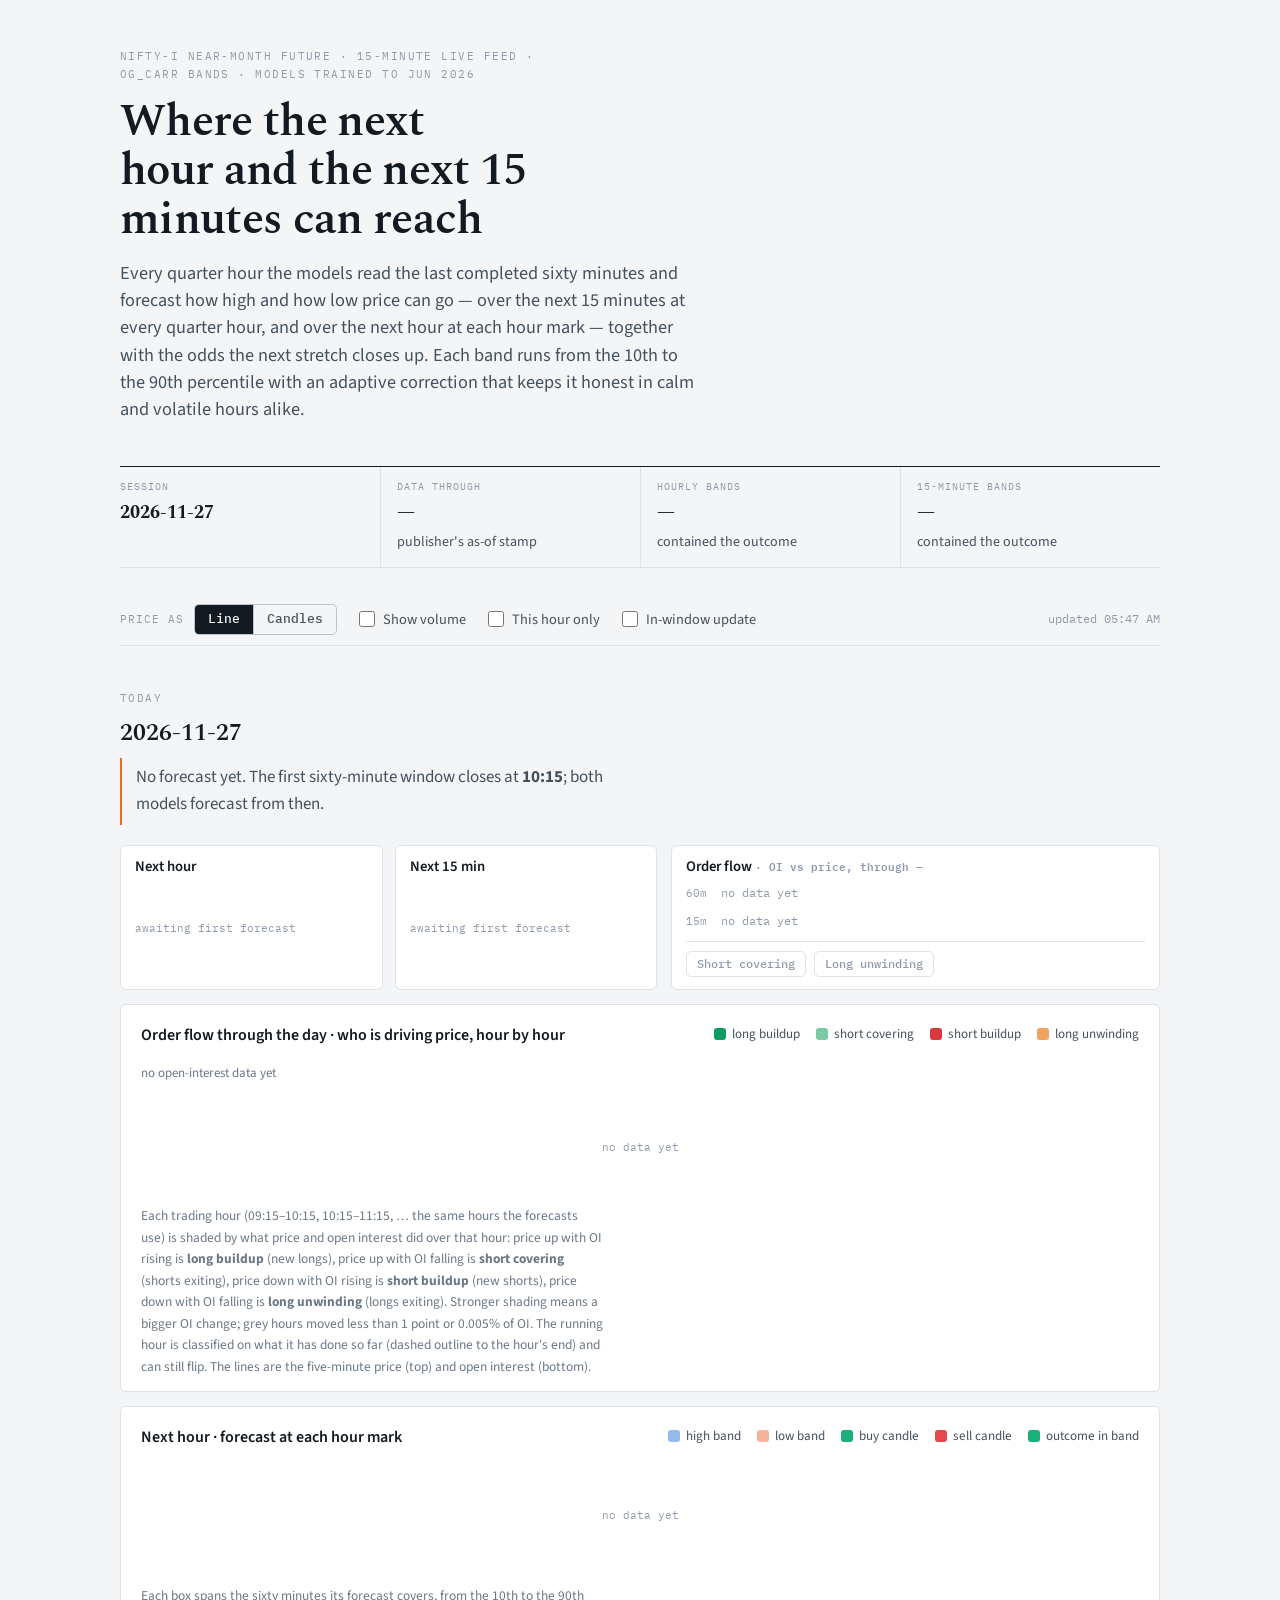
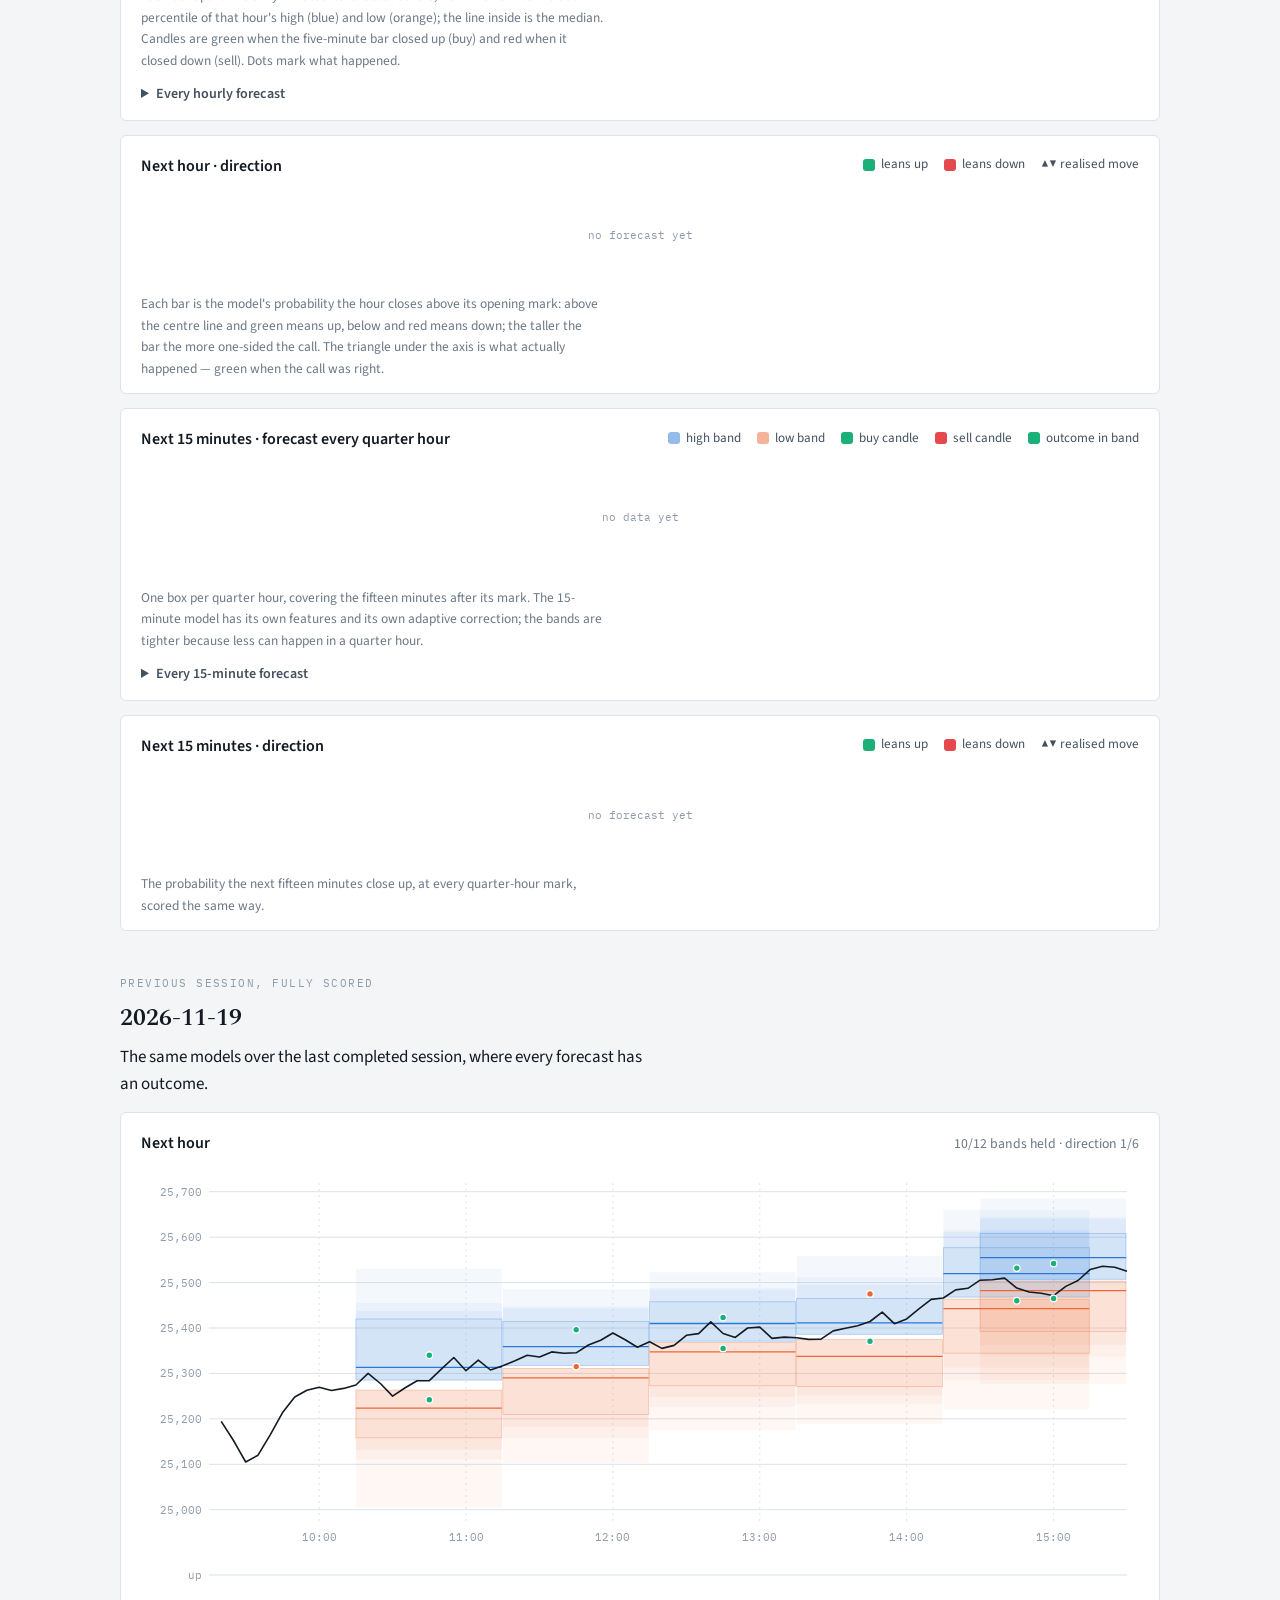
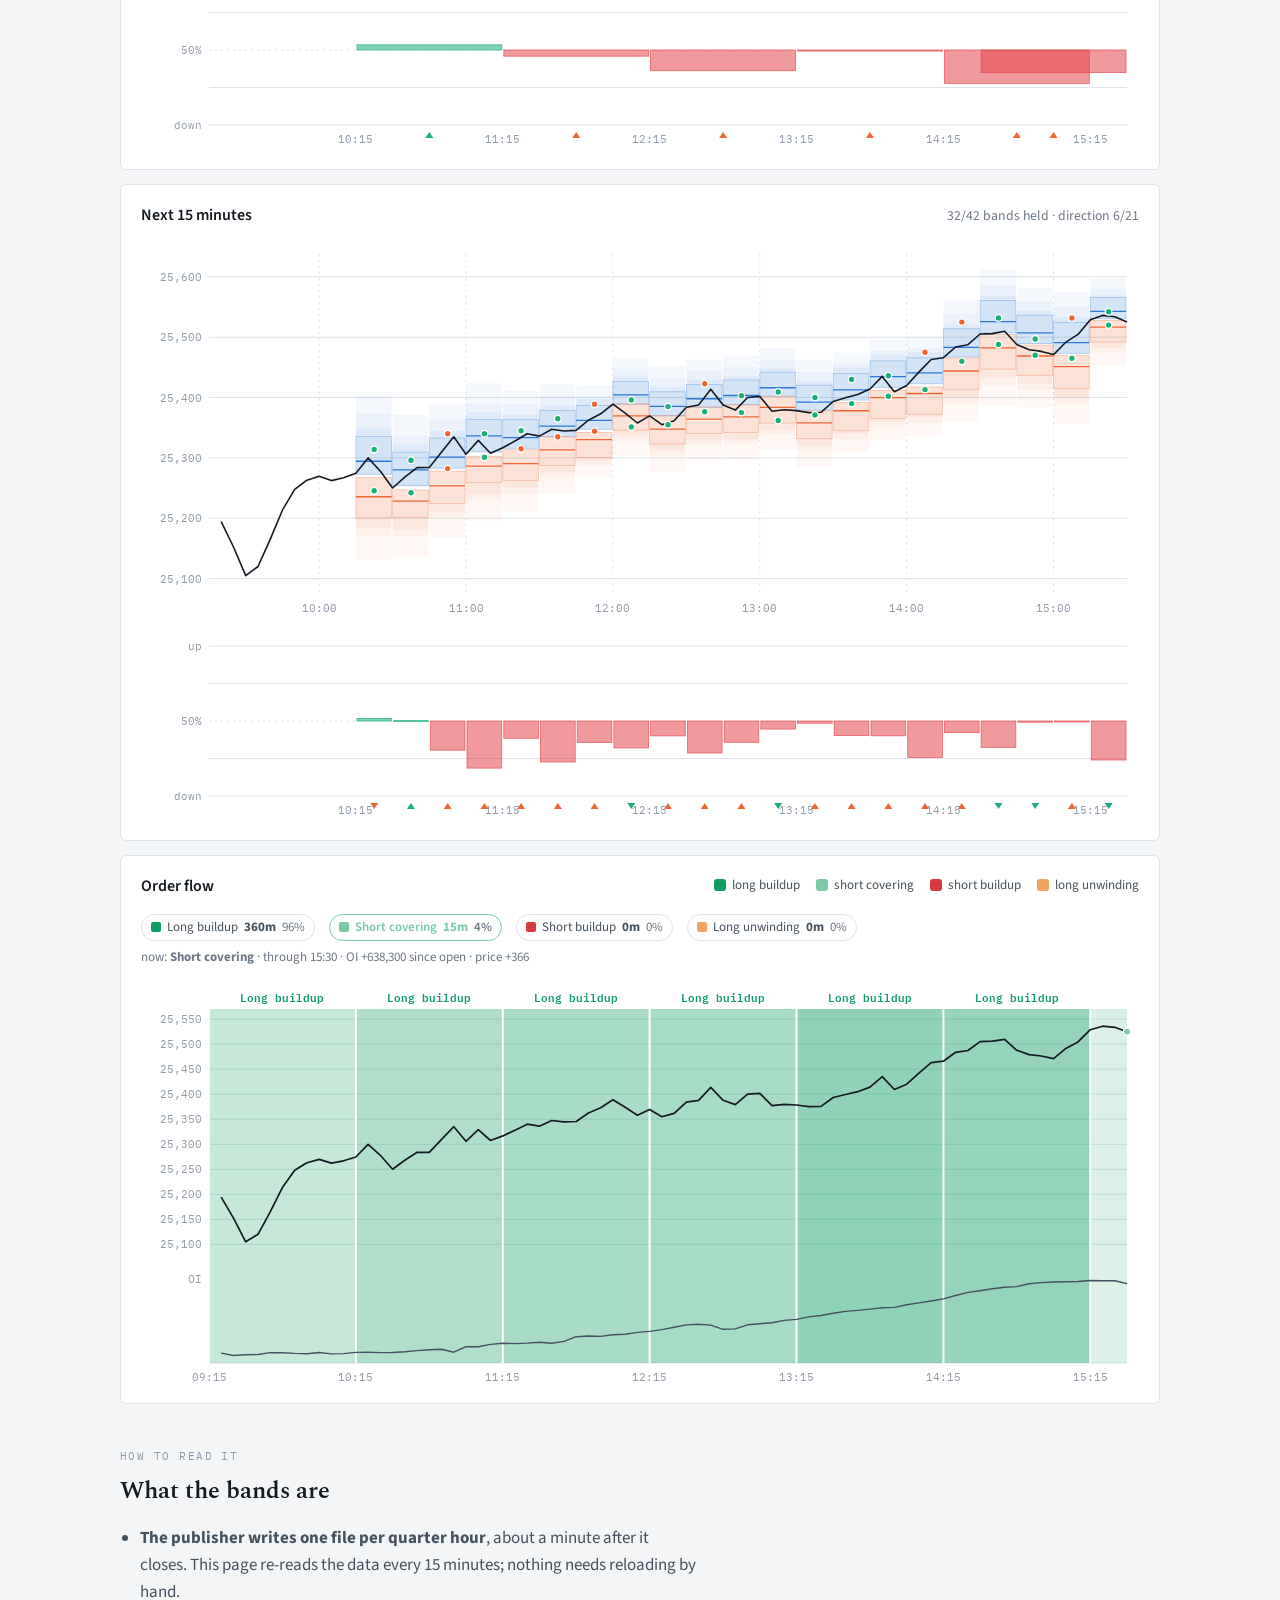
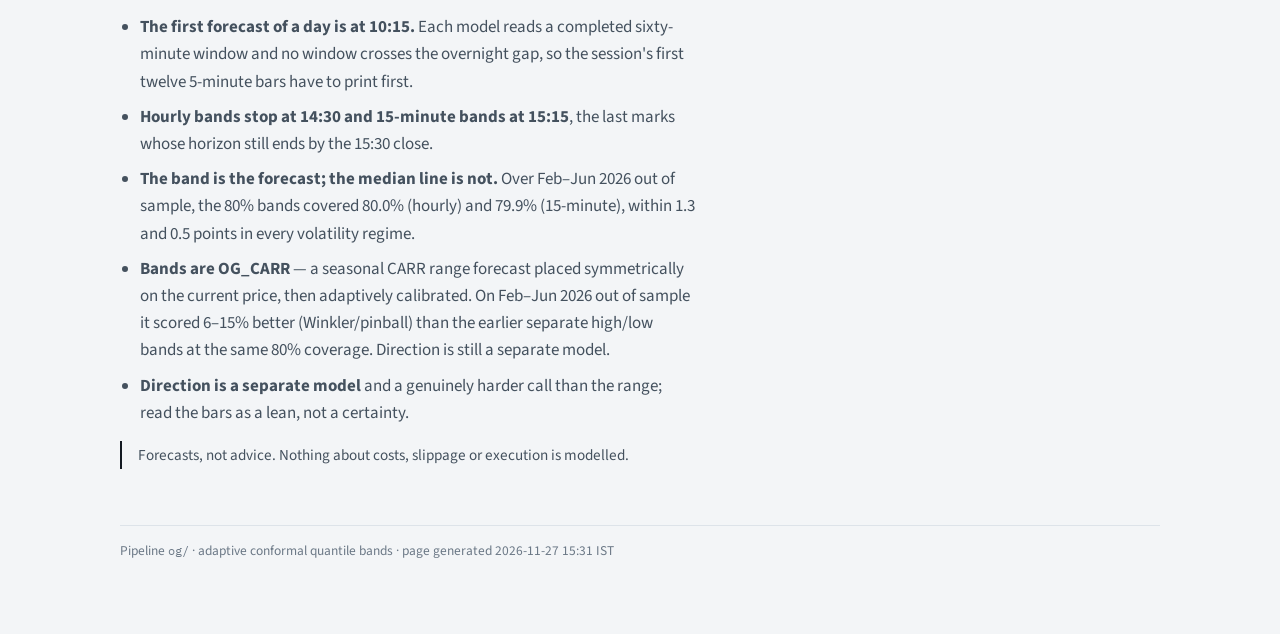
<file: index.html>
<!doctype html>
<html lang="en">
<head>
<meta charset="utf-8">
<meta name="viewport" content="width=device-width, initial-scale=1">
<title>NIFTY Live Bands</title>
<meta name="description" content="Live next-hour and next-15-minute high/low bands and direction for the NIFTY-I future.">
<link rel="stylesheet" href="https://fonts.googleapis.com/css2?family=Spectral:ital,wght@0,500;0,600;1,500&family=Source+Sans+3:wght@400;600&family=IBM+Plex+Mono:wght@400;500&display=swap">
<link rel="stylesheet" href="style.css?v=1795773843">
</head>
<body>
<div class="wrap">
<header>
  <p class="eyebrow">NIFTY-I near-month future · 15-minute live feed · OG_CARR bands · models trained to Jun 2026</p>
  <h1>Where the next hour and the next 15 minutes can reach</h1>
  <p class="lede">Every quarter hour the models read the last completed sixty minutes and forecast how high and how low price can go — over the next 15 minutes at every quarter hour, and over the next hour at each hour mark — together with the odds the next stretch closes up. Each band runs from the 10th to the 90th percentile with an adaptive correction that keeps it honest in calm and volatile hours alike.</p>
  <div class="spot" id="spot"></div>
  <p id="livepill"></p>
  <dl class="setup">
    <div><dt>Session</dt><dd><b id="s-day">—</b><span id="s-status"></span></dd></div>
    <div><dt>Data through</dt><dd><b id="s-asof">—</b>publisher's as-of stamp</dd></div>
    <div><dt>Hourly bands</dt><dd><b id="s-h60">—</b>contained the outcome</dd></div>
    <div><dt>15-minute bands</dt><dd><b id="s-h15">—</b>contained the outcome</dd></div>
  </dl>
</header>

<div class="controls" role="group" aria-label="Chart display">
  <div class="grp"><span class="lab" id="l-style">Price as</span>
    <div class="seg" role="group" aria-labelledby="l-style">
      <button type="button" id="opt-line" aria-pressed="true">Line</button>
      <button type="button" id="opt-candle" aria-pressed="false">Candles</button>
    </div></div>
  <label class="check" for="opt-vol"><input type="checkbox" id="opt-vol">Show volume</label>
  <label class="check" for="opt-hour"><input type="checkbox" id="opt-hour">This hour only</label>
  <label class="check" for="opt-upd" title="Overlay a band that narrows as the window unfolds. The forecast itself never changes after it is issued."><input type="checkbox" id="opt-upd">In-window update</label>
  <span class="spacer"></span>
  <span class="stamp" id="refreshed"></span>
</div>

<section id="today">
  <div class="sechead"><p class="eyebrow">Today</p><h2 id="h-today">—</h2><p id="p-today"></p></div>

  <div class="tiger" id="tiger"></div>

  <div class="desk" id="desk">
    <div class="levels">
      <div class="lvcard" id="lv-60"></div>
      <div class="lvcard" id="lv-15"></div>
    </div>
    <div class="flow" id="flowbox"></div>
  </div>

  <div class="spot spot-charts" id="spot2"></div>
  <div class="figure">
    <div class="fighead"><h3>Order flow through the day · who is driving price, hour by hour</h3>
      <ul class="legend"><li><span class="sw" style="background:var(--lb)"></span>long buildup</li><li><span class="sw" style="background:var(--sc)"></span>short covering</li><li><span class="sw" style="background:var(--sb)"></span>short buildup</li><li><span class="sw" style="background:var(--lu)"></span>long unwinding</li></ul></div>
    <div class="flowhead" id="fh-today"></div>
    <div class="chart" id="f-today"></div>
    <p class="caption">Each trading hour (09:15–10:15, 10:15–11:15, … the same hours the forecasts use) is shaded by what price and open interest did over that hour: price up with OI rising is <b>long buildup</b> (new longs), price up with OI falling is <b>short covering</b> (shorts exiting), price down with OI rising is <b>short buildup</b> (new shorts), price down with OI falling is <b>long unwinding</b> (longs exiting). Stronger shading means a bigger OI change; grey hours moved less than 1 point or 0.005% of OI. The running hour is classified on what it has done so far (dashed outline to the hour's end) and can still flip. The lines are the five-minute price (top) and open interest (bottom).</p>
  </div>
  <div class="figure">
    <div class="fighead"><h3>Next hour · forecast at each hour mark</h3>
      <ul class="legend"><li><span class="sw" style="background:var(--hi);opacity:.5"></span>high band</li><li><span class="sw" style="background:var(--lo);opacity:.5"></span>low band</li><li><span class="sw" style="background:var(--up)"></span>buy candle</li><li><span class="sw" style="background:var(--down)"></span>sell candle</li><li><span class="sw" style="background:var(--ok)"></span>outcome in band</li></ul></div>
    <div class="chart" id="c-60"></div>
    <p class="caption">Each box spans the sixty minutes its forecast covers, from the 10th to the 90th percentile of that hour's high (blue) and low (orange); the line inside is the median. Candles are green when the five-minute bar closed up (buy) and red when it closed down (sell). Dots mark what happened.</p>
    <details><summary>Every hourly forecast</summary><div class="scroll"><table id="t-60"></table></div></details>
  </div>

  <div class="figure">
    <div class="fighead"><h3>Next hour · direction</h3>
      <ul class="legend"><li><span class="sw" style="background:var(--up)"></span>leans up</li><li><span class="sw" style="background:var(--down)"></span>leans down</li><li>▲▼ realised move</li></ul></div>
    <div class="chart" id="d-60"></div>
    <p class="caption">Each bar is the model's probability the hour closes above its opening mark: above the centre line and green means up, below and red means down; the taller the bar the more one-sided the call. The triangle under the axis is what actually happened — green when the call was right.</p>
  </div>

  <div class="figure">
    <div class="fighead"><h3>Next 15 minutes · forecast every quarter hour</h3>
      <ul class="legend"><li><span class="sw" style="background:var(--hi);opacity:.5"></span>high band</li><li><span class="sw" style="background:var(--lo);opacity:.5"></span>low band</li><li><span class="sw" style="background:var(--up)"></span>buy candle</li><li><span class="sw" style="background:var(--down)"></span>sell candle</li><li><span class="sw" style="background:var(--ok)"></span>outcome in band</li></ul></div>
    <div class="chart" id="c-15"></div>
    <p class="caption">One box per quarter hour, covering the fifteen minutes after its mark. The 15-minute model has its own features and its own adaptive correction; the bands are tighter because less can happen in a quarter hour.</p>
    <details><summary>Every 15-minute forecast</summary><div class="scroll"><table id="t-15"></table></div></details>
  </div>

  <div class="figure">
    <div class="fighead"><h3>Next 15 minutes · direction</h3>
      <ul class="legend"><li><span class="sw" style="background:var(--up)"></span>leans up</li><li><span class="sw" style="background:var(--down)"></span>leans down</li><li>▲▼ realised move</li></ul></div>
    <div class="chart" id="d-15"></div>
    <p class="caption">The probability the next fifteen minutes close up, at every quarter-hour mark, scored the same way.</p>
  </div>
</section>

<section id="ref">
  <div class="sechead"><p class="eyebrow">Previous session, fully scored</p><h2 id="h-ref">—</h2>
  <p>The same models over the last completed session, where every forecast has an outcome.</p></div>
  <div class="figure">
    <div class="fighead"><h3>Next hour</h3><p id="r-60"></p></div>
    <div class="chart" id="c-r60"></div>
    <div class="chart" id="d-r60"></div>
  </div>
  <div class="figure">
    <div class="fighead"><h3>Next 15 minutes</h3><p id="r-15"></p></div>
    <div class="chart" id="c-r15"></div>
    <div class="chart" id="d-r15"></div>
  </div>
  <div class="figure">
    <div class="fighead"><h3>Order flow</h3><ul class="legend"><li><span class="sw" style="background:var(--lb)"></span>long buildup</li><li><span class="sw" style="background:var(--sc)"></span>short covering</li><li><span class="sw" style="background:var(--sb)"></span>short buildup</li><li><span class="sw" style="background:var(--lu)"></span>long unwinding</li></ul></div>
    <div class="flowhead" id="fh-ref"></div>
    <div class="chart" id="f-ref"></div>
  </div>
</section>

<section id="how">
  <div class="sechead"><p class="eyebrow">How to read it</p><h2>What the bands are</h2></div>
  <ul class="obs">
    <li><b>The publisher writes one file per quarter hour</b>, about a minute after it closes. This page re-reads the data every 15 minutes; nothing needs reloading by hand.</li>
    <li><b>The first forecast of a day is at 10:15.</b> Each model reads a completed sixty-minute window and no window crosses the overnight gap, so the session's first twelve 5-minute bars have to print first.</li>
    <li><b>Hourly bands stop at 14:30 and 15-minute bands at 15:15</b>, the last marks whose horizon still ends by the 15:30 close.</li>
    <li><b>The band is the forecast; the median line is not.</b> Over Feb–Jun 2026 out of sample, the 80% bands covered 80.0% (hourly) and 79.9% (15-minute), within 1.3 and 0.5 points in every volatility regime.</li>
    <li><b>Bands are OG_CARR</b> — a seasonal CARR range forecast placed symmetrically on the current price, then adaptively calibrated. On Feb–Jun 2026 out of sample it scored 6–15% better (Winkler/pinball) than the earlier separate high/low bands at the same 80% coverage. Direction is still a separate model.</li>
    <li><b>Direction is a separate model</b> and a genuinely harder call than the range; read the bars as a lean, not a certainty.</li>
  </ul>
  <div class="note"><p>Forecasts, not advice. Nothing about costs, slippage or execution is modelled.</p></div>
</section>

<footer>Pipeline <span class="mono">og/</span> · adaptive conformal quantile bands · page generated <span id="f-gen">—</span></footer>
</div>
<div class="tip" id="tip" hidden></div>
<script src="app.js?v=1795773843"></script>
</body>
</html>
</file>
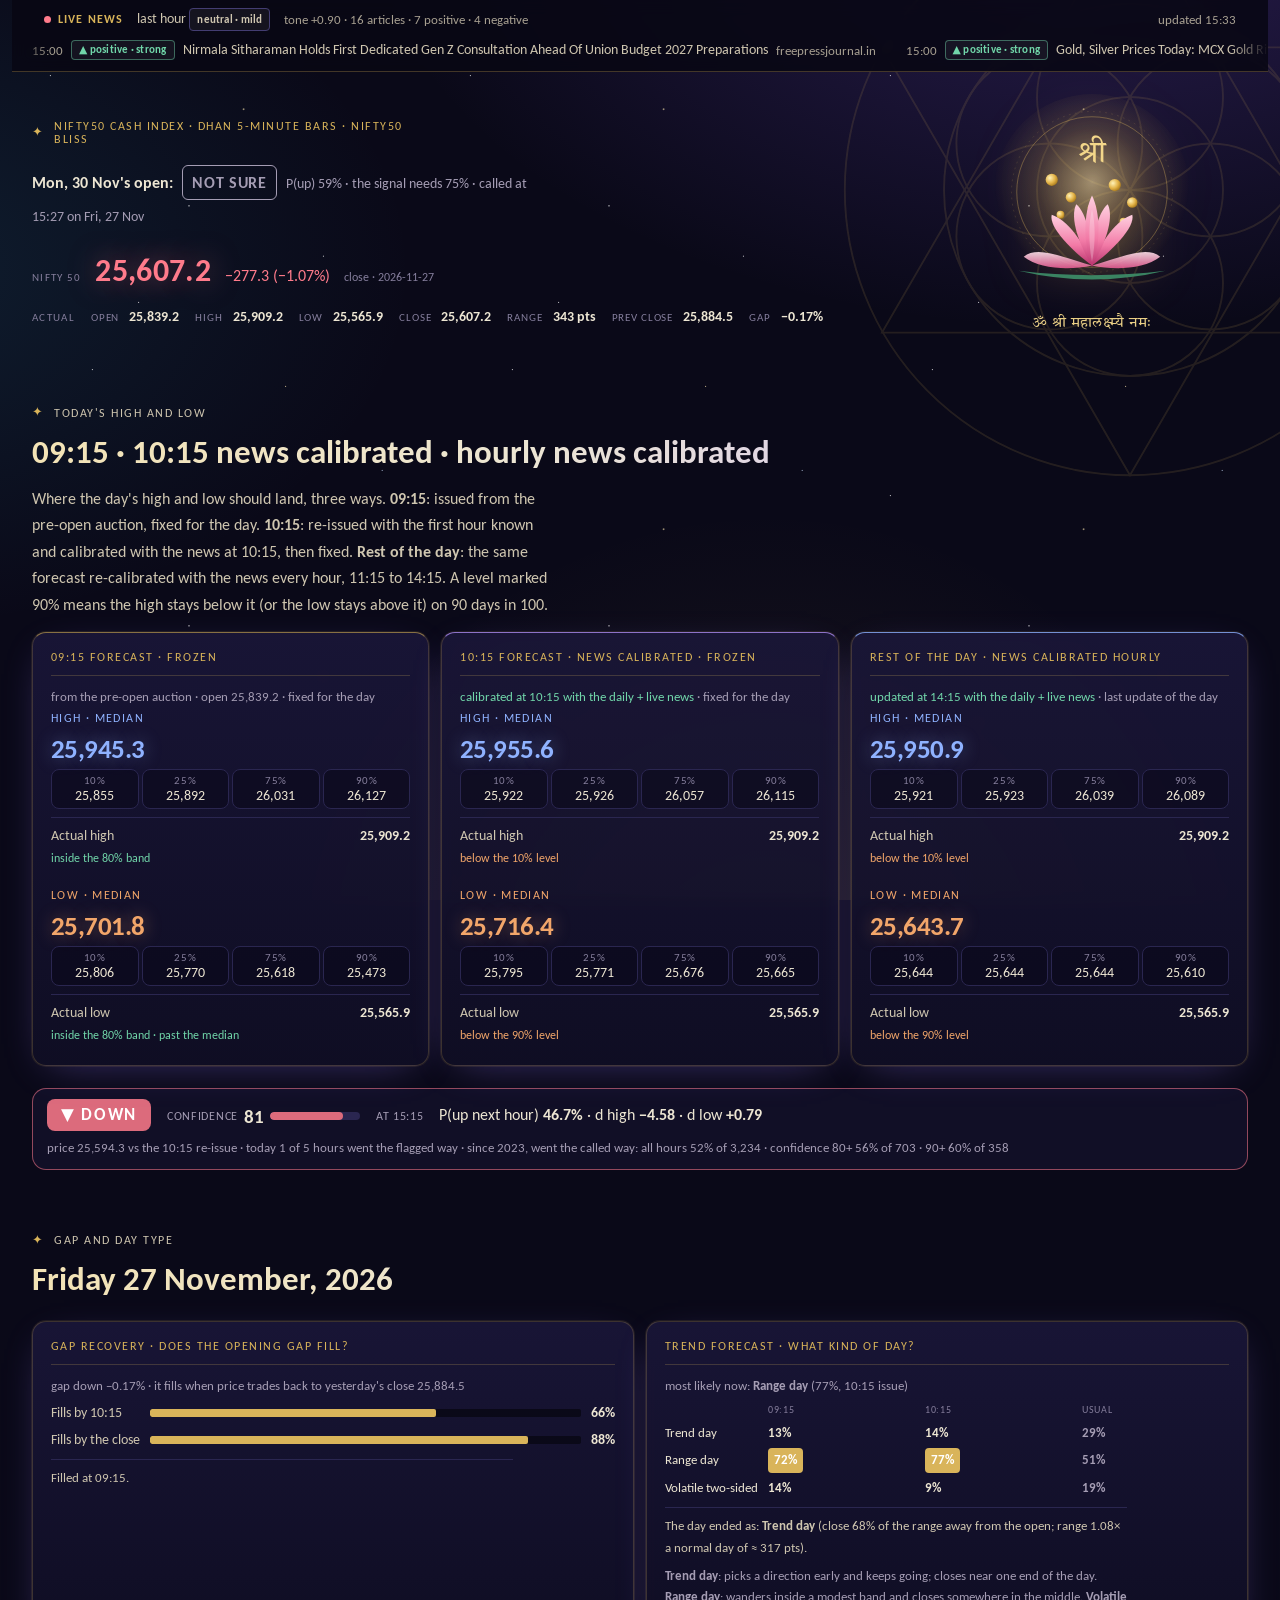
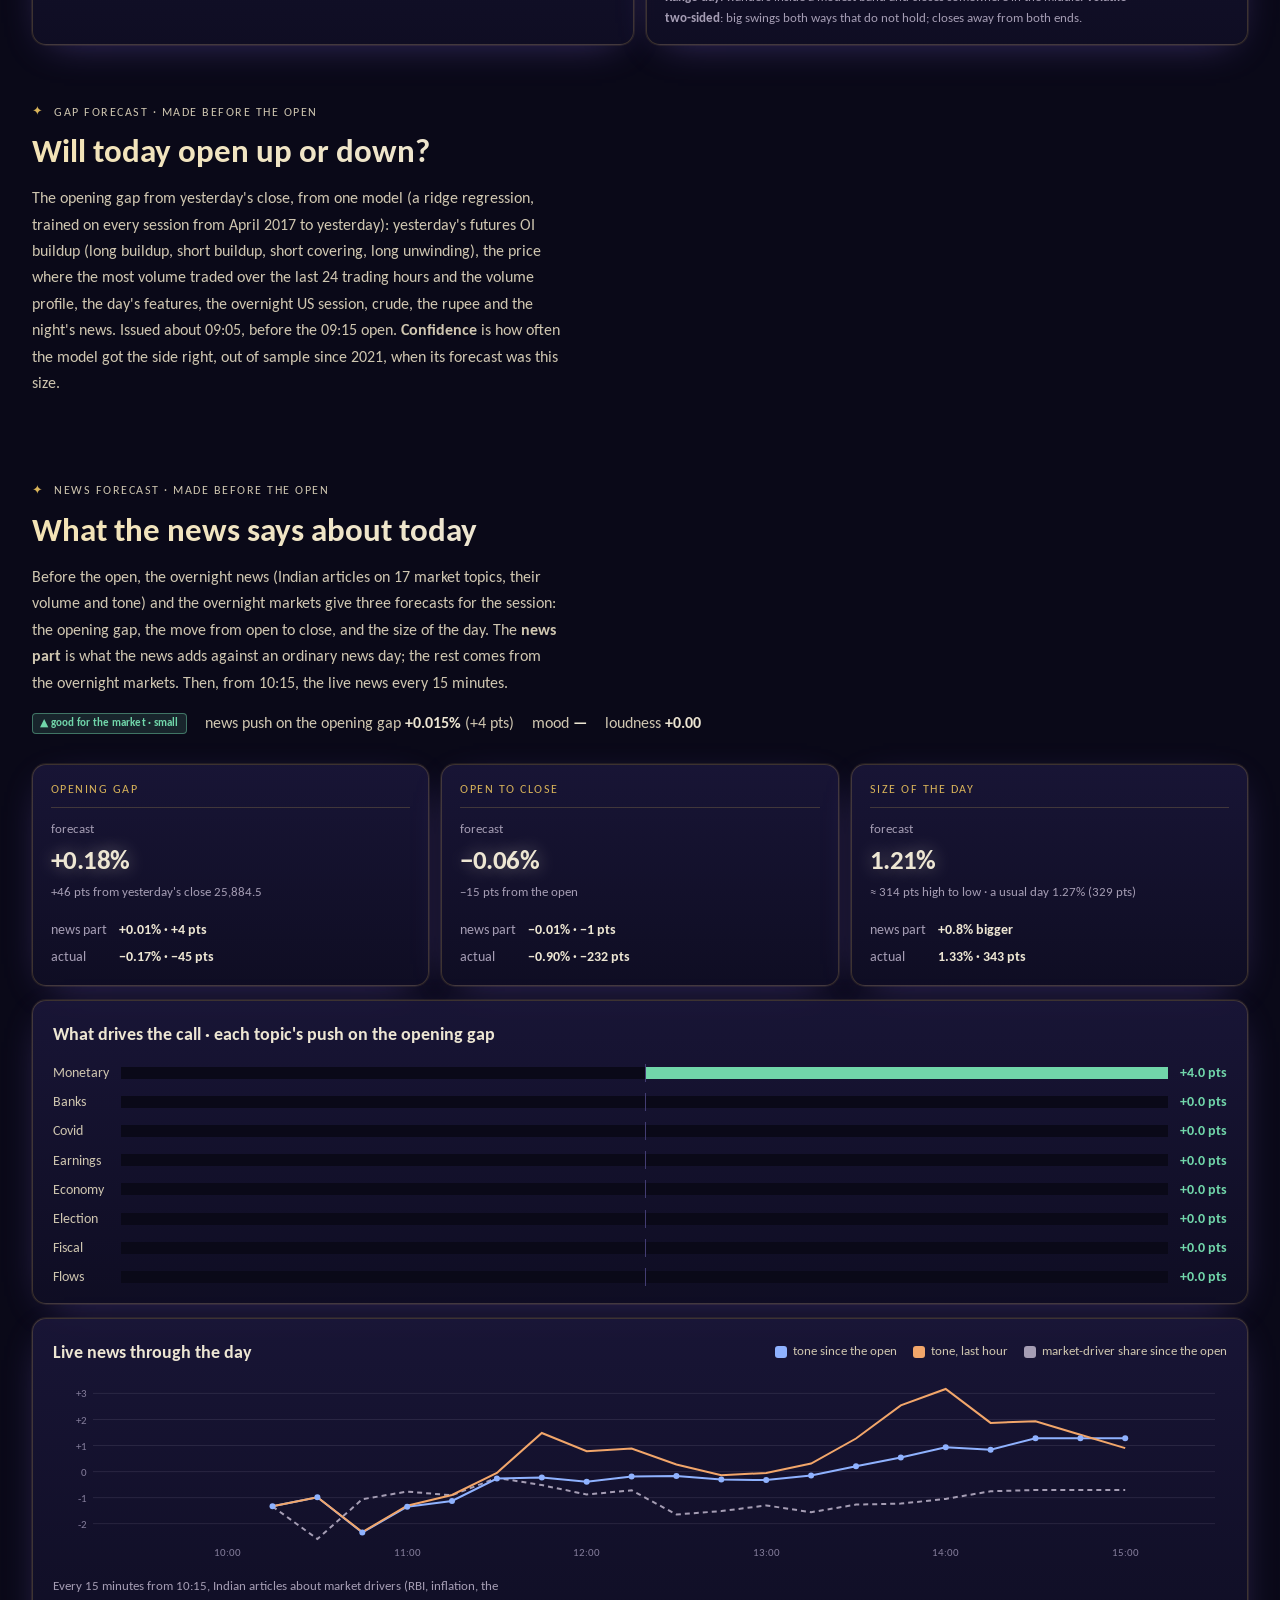
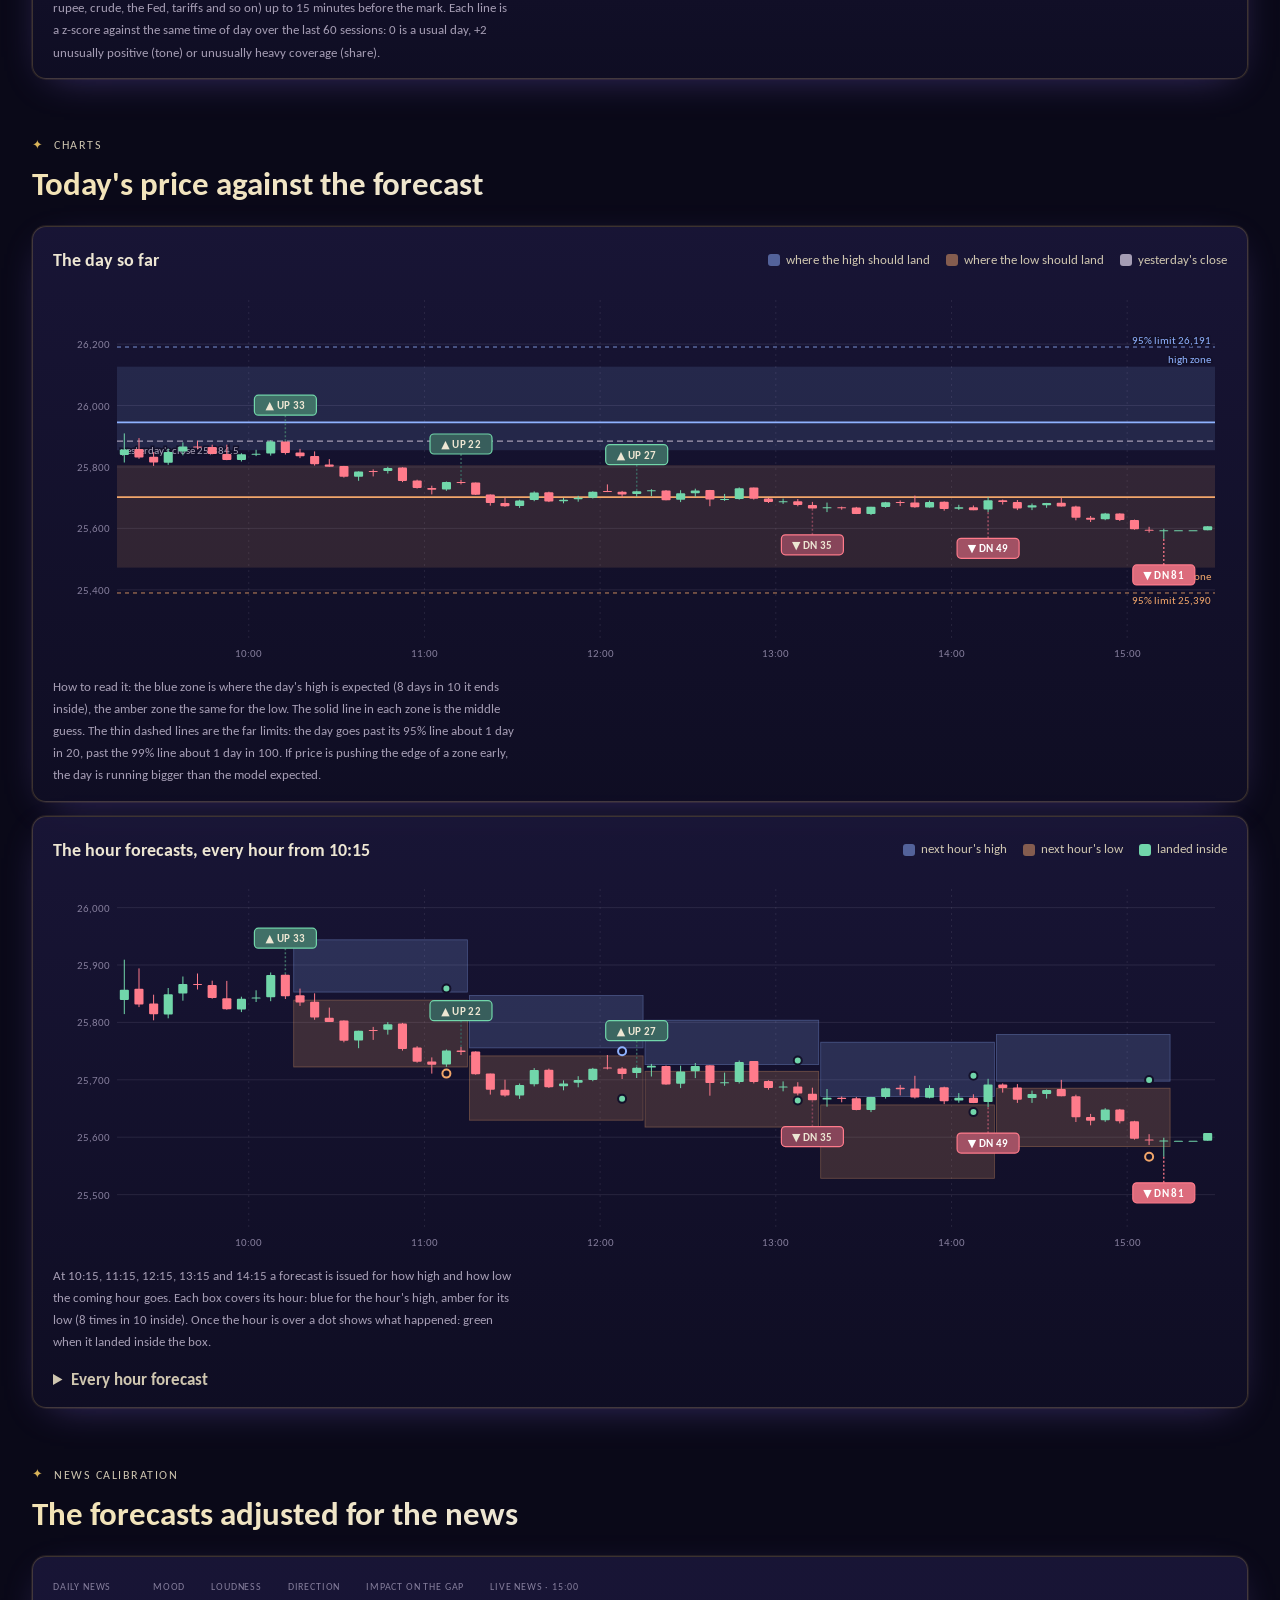
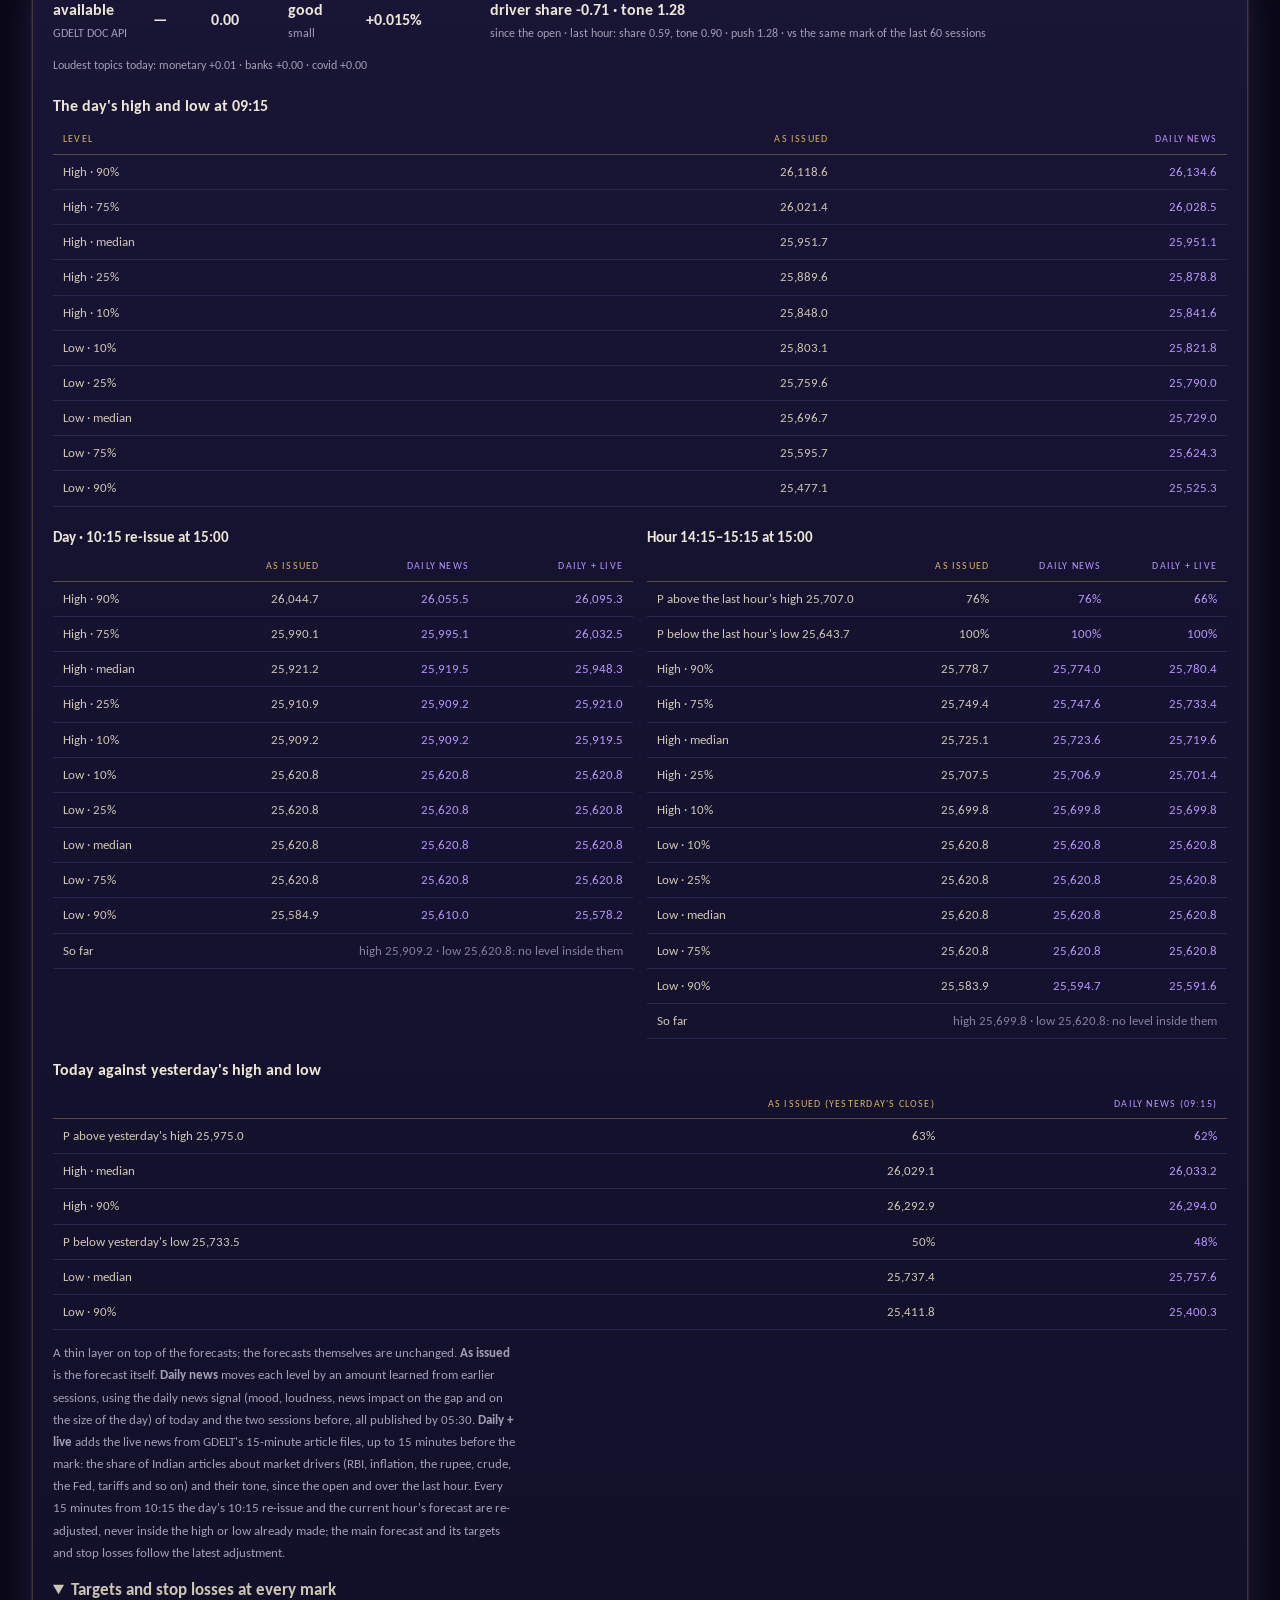
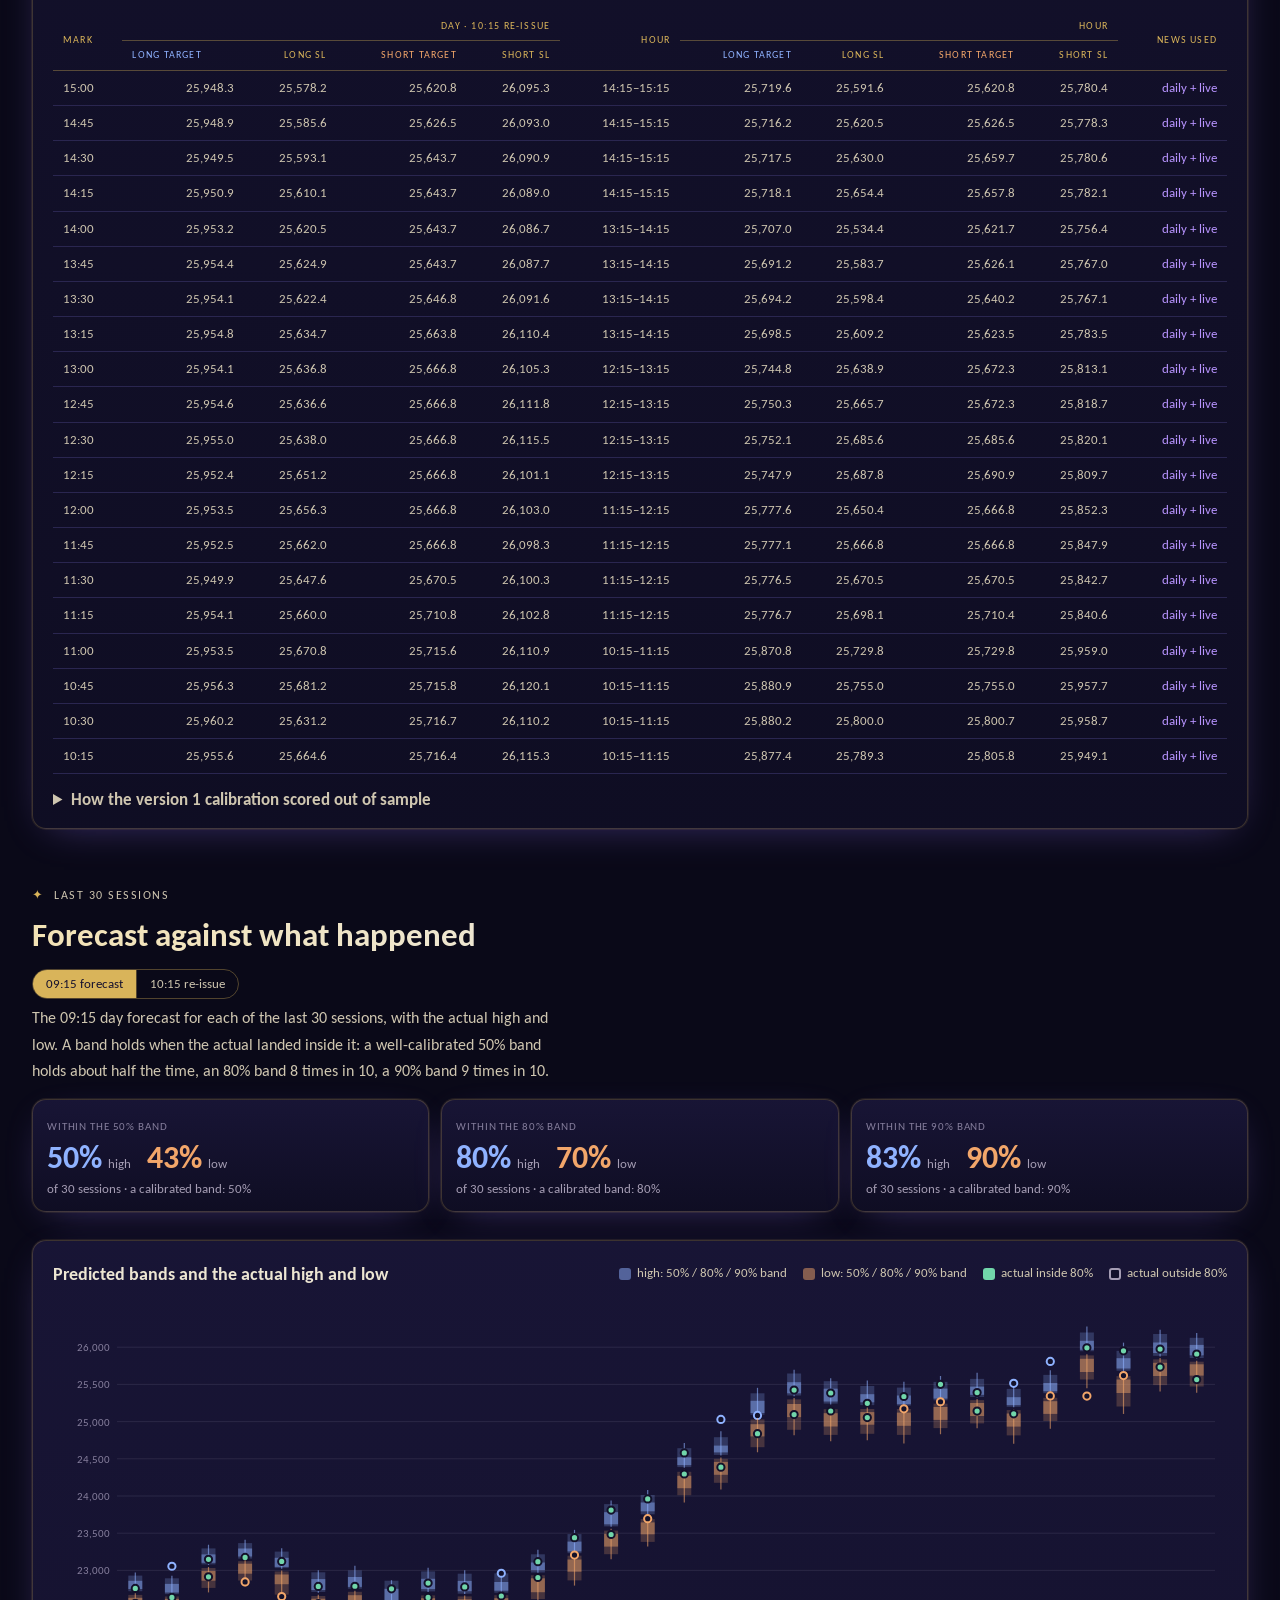
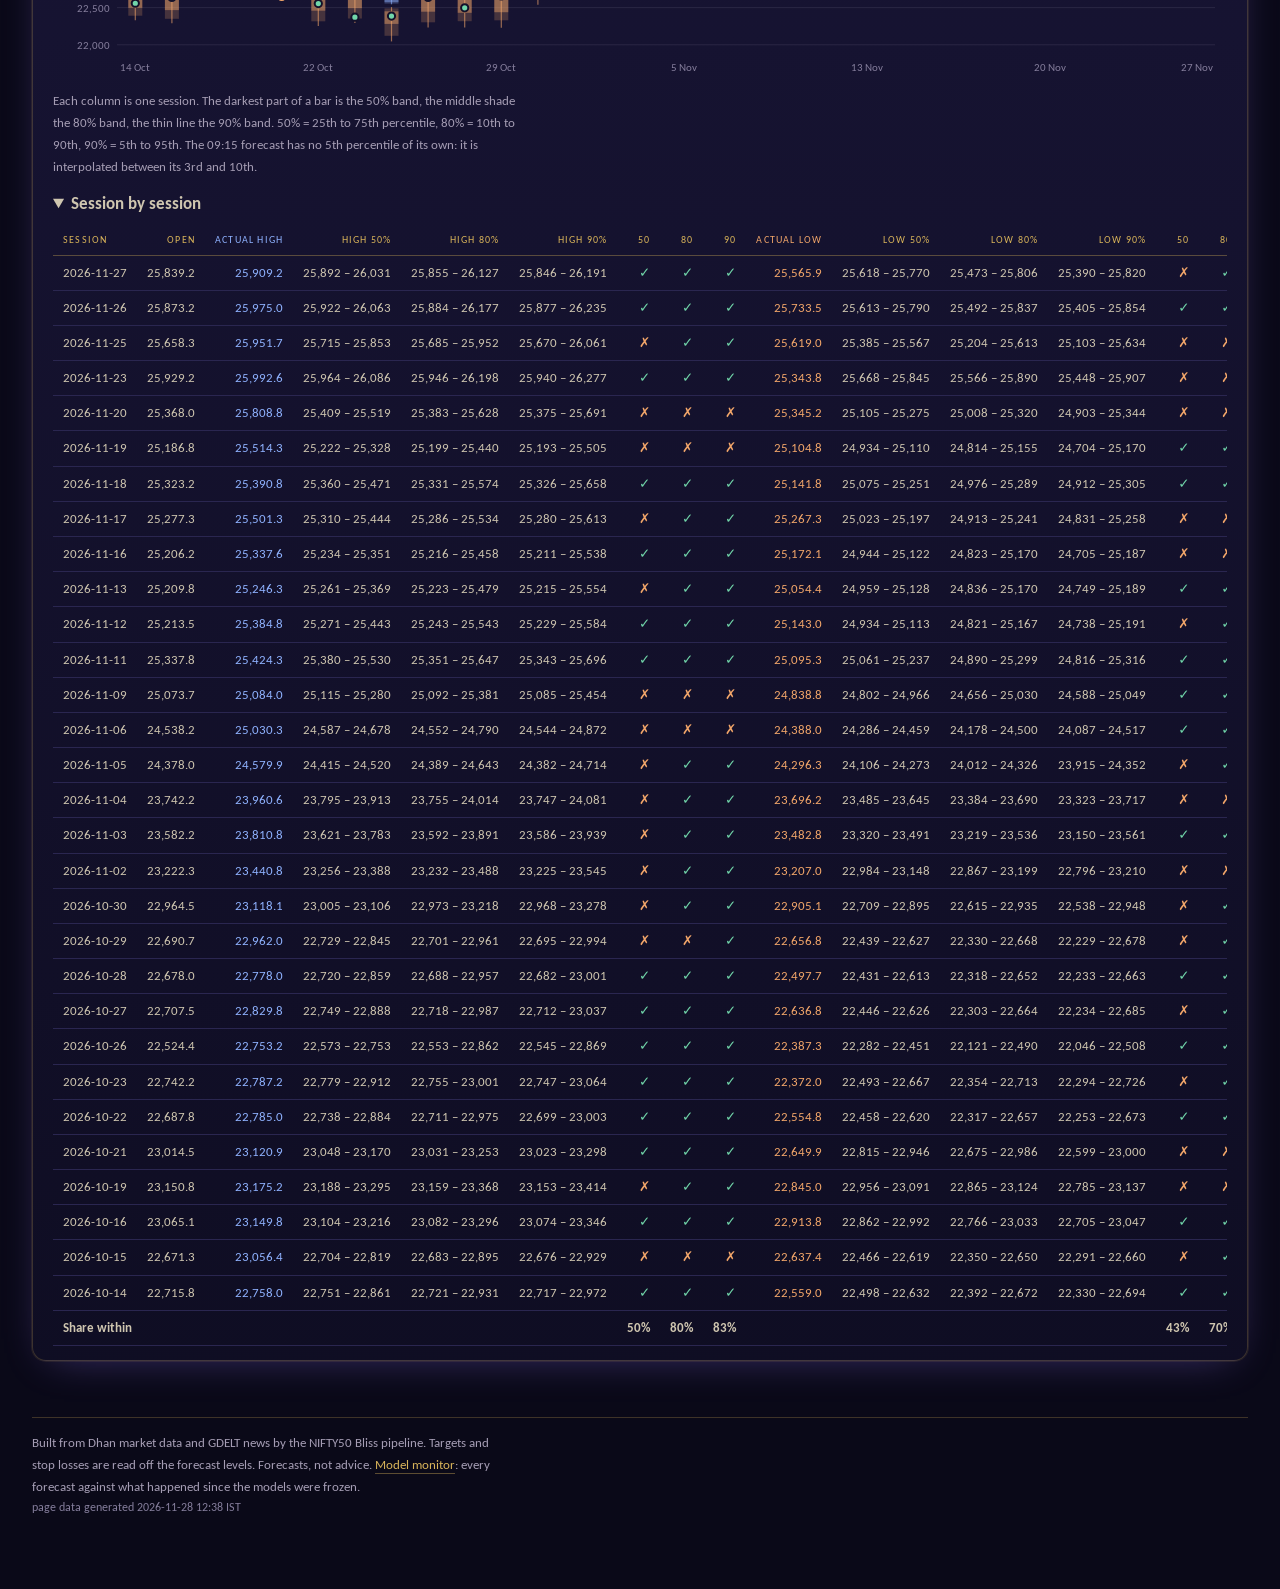
<file: bliss/index.html>
<!doctype html>
<html lang="en">
<head>
<meta charset="utf-8">
<meta name="viewport" content="width=device-width, initial-scale=1">
<title>NIFTY50 Bliss</title>
<meta name="description" content="Live NIFTY50: market news, the day and hour forecasts with long and short targets and stop losses adjusted for the news every 15 minutes, the 09:15, 10:15 and hourly forecasts as issued, and how the forecast did over the last 30 sessions.">
<link rel="stylesheet" href="https://fonts.googleapis.com/css2?family=Carlito:ital,wght@0,400;0,700;1,400&family=Tiro+Devanagari+Sanskrit&display=swap">
<link rel="stylesheet" href="style.css?v=d65026237a">
</head>
<body>
<div class="flash" id="flash" aria-live="polite"></div>
<div class="wrap">
<header>
  <p class="eyebrow">NIFTY50 cash index · Dhan 5-minute bars · NIFTY50 Bliss</p>
  <p class="g27" id="g27"></p>
  <div class="spot" id="spot"></div>
  <div class="ohlc" id="ohlc"></div>
  <p id="livepill"></p>
  <figure class="lakshmi" aria-label="Maa Lakshmi: lotus, gold coins and Shri">
    <svg viewBox="0 0 240 250" role="img"><title>Maa Lakshmi</title>
      <defs>
        <radialGradient id="lk-halo" cx="50%" cy="45%" r="50%"><stop offset="0" stop-color="#ffe7a3" stop-opacity=".55"/><stop offset=".55" stop-color="#d9b45a" stop-opacity=".18"/><stop offset="1" stop-color="#d9b45a" stop-opacity="0"/></radialGradient>
        <linearGradient id="lk-pet" x1="0" y1="0" x2="0" y2="1"><stop offset="0" stop-color="#ffd0e0"/><stop offset=".6" stop-color="#f27aa6"/><stop offset="1" stop-color="#b8326d"/></linearGradient>
        <linearGradient id="lk-pet2" x1="0" y1="0" x2="0" y2="1"><stop offset="0" stop-color="#ffe3ec"/><stop offset="1" stop-color="#e65b92"/></linearGradient>
        <radialGradient id="lk-coin" cx="35%" cy="35%" r="70%"><stop offset="0" stop-color="#fff2b8"/><stop offset=".6" stop-color="#e3b347"/><stop offset="1" stop-color="#a87a1c"/></radialGradient>
      </defs>
      <circle cx="120" cy="112" r="112" fill="url(#lk-halo)"/>
      <circle cx="120" cy="112" r="86" fill="none" stroke="#d9b45a" stroke-opacity=".55" stroke-width=".8"/>
      <circle cx="120" cy="112" r="92" fill="none" stroke="#d9b45a" stroke-opacity=".3" stroke-width=".6" stroke-dasharray="2 5"/>
      <text x="120" y="78" text-anchor="middle" class="lk-shri">श्री</text>
      <g class="lk-coins">
        <circle cx="74" cy="98" r="7" fill="url(#lk-coin)"/><circle cx="96" cy="118" r="6" fill="url(#lk-coin)"/>
        <circle cx="146" cy="104" r="7" fill="url(#lk-coin)"/><circle cx="166" cy="124" r="6" fill="url(#lk-coin)"/>
        <circle cx="120" cy="130" r="5" fill="url(#lk-coin)"/><circle cx="84" cy="138" r="4.5" fill="url(#lk-coin)"/><circle cx="156" cy="146" r="4.5" fill="url(#lk-coin)"/>
      </g>
      <g transform="translate(120 196)">
        <path d="M-84 6 Q0 26 84 6 Q0 16 -84 6Z" fill="#3f8f6a" opacity=".9"/>
        <path d="M0 0 C-30 -8 -62 -24 -78 -10 C-60 4 -26 6 0 0Z" fill="url(#lk-pet2)" opacity=".9"/>
        <path d="M0 0 C30 -8 62 -24 78 -10 C60 4 26 6 0 0Z" fill="url(#lk-pet2)" opacity=".9"/>
        <path d="M0 0 C-22 -16 -50 -44 -46 -58 C-28 -52 -10 -28 0 0Z" fill="url(#lk-pet)"/>
        <path d="M0 0 C22 -16 50 -44 46 -58 C28 -52 10 -28 0 0Z" fill="url(#lk-pet)"/>
        <path d="M0 0 C-14 -22 -26 -54 -18 -70 C-6 -60 0 -30 0 0Z" fill="url(#lk-pet)"/>
        <path d="M0 0 C14 -22 26 -54 18 -70 C6 -60 0 -30 0 0Z" fill="url(#lk-pet)"/>
        <path d="M0 2 C-10 -24 -10 -60 0 -80 C10 -60 10 -24 0 2Z" fill="url(#lk-pet)"/>
        <path d="M0 -4 C-4 -24 -4 -50 0 -64 C4 -50 4 -24 0 -4Z" fill="#fff" opacity=".25"/>
      </g>
    </svg>
    <figcaption>ॐ श्री महालक्ष्म्यै नमः</figcaption>
  </figure>
</header>

<section id="now">
  <div class="sechead"><p class="eyebrow">Today's high and low</p><h2 id="h-now">—</h2>
    <p>Where the day's high and low should land, three ways. <b>09:15</b>: issued from the pre-open auction, fixed for the day. <b>10:15</b>: re-issued with the first hour known and calibrated with the news at 10:15, then fixed. <b>Rest of the day</b>: the same forecast re-calibrated with the news every hour, 11:15 to 14:15. A level marked 90% means the high stays below it (or the low stays above it) on 90 days in 100.</p></div>
  <div class="cards c3" id="c-main"></div>
  <div id="c-dir"></div>
</section>

<section id="forecast">
  <div class="sechead"><p class="eyebrow">Gap and day type</p><h2 id="h-today">—</h2>
</div>
  <div class="cards" id="cards-day"></div>
</section>

<section id="gapb8">
  <div class="sechead"><p class="eyebrow">Gap forecast · made before the open</p><h2>Will today open up or down?</h2>
    <p>The opening gap from yesterday's close, from one model (a ridge regression, trained on every session from April 2017 to yesterday): yesterday's futures OI buildup (long buildup, short buildup, short covering, long unwinding), the price where the most volume traded over the last 24 trading hours and the volume profile, the day's features, the overnight US session, crude, the rupee and the night's news. Issued about 09:05, before the 09:15 open. <b>Confidence</b> is how often the model got the side right, out of sample since 2021, when its forecast was this size.</p></div>
  <div id="g8-call"></div>
  <div class="cards" id="g8-cards"></div>
</section>

<section id="newsfc">
  <div class="sechead"><p class="eyebrow">News forecast · made before the open</p><h2>What the news says about today</h2>
    <p>Before the open, the overnight news (Indian articles on 17 market topics, their volume and tone) and the overnight markets give three forecasts for the session: the opening gap, the move from open to close, and the size of the day. The <b>news part</b> is what the news adds against an ordinary news day; the rest comes from the overnight markets. Then, from 10:15, the live news every 15 minutes.</p></div>
  <div id="nf-call"></div>
  <div class="cards" id="nf-cards"></div>
  <div class="figure">
    <div class="fighead"><h3>What drives the call · each topic's push on the opening gap</h3></div>
    <div id="nf-topics"></div>
  </div>
  <div class="figure">
    <div class="fighead"><h3>Live news through the day</h3>
      <ul class="legend"><li><span class="sw" style="background:var(--hi)"></span>tone since the open</li><li><span class="sw" style="background:var(--lo)"></span>tone, last hour</li><li><span class="sw" style="background:var(--muted)"></span>market-driver share since the open</li></ul></div>
    <div class="chart" id="c-nflive"></div>
    <p class="caption">Every 15 minutes from 10:15, Indian articles about market drivers (RBI, inflation, the rupee, crude, the Fed, tariffs and so on) up to 15 minutes before the mark. Each line is a z-score against the same time of day over the last 60 sessions: 0 is a usual day, +2 unusually positive (tone) or unusually heavy coverage (share).</p>
  </div>
</section>

<section id="charts">
  <div class="sechead"><p class="eyebrow">Charts</p><h2>Today's price against the forecast</h2></div>
  <div class="figure">
    <div class="fighead"><h3>The day so far</h3>
      <ul class="legend"><li><span class="sw" style="background:var(--hi);opacity:.5"></span>where the high should land</li><li><span class="sw" style="background:var(--lo);opacity:.5"></span>where the low should land</li><li><span class="sw" style="background:var(--muted)"></span>yesterday's close</li></ul></div>
    <div class="chart" id="c-day"></div>
    <p class="caption">How to read it: the blue zone is where the day's high is expected (8 days in 10 it ends inside), the amber zone the same for the low. The solid line in each zone is the middle guess. The thin dashed lines are the far limits: the day goes past its 95% line about 1 day in 20, past the 99% line about 1 day in 100. If price is pushing the edge of a zone early, the day is running bigger than the model expected.</p>
  </div>
  <div class="figure">
    <div class="fighead"><h3>The hour forecasts, every hour from 10:15</h3>
      <ul class="legend"><li><span class="sw" style="background:var(--hi);opacity:.5"></span>next hour's high</li><li><span class="sw" style="background:var(--lo);opacity:.5"></span>next hour's low</li><li><span class="sw" style="background:var(--ok)"></span>landed inside</li></ul></div>
    <div class="chart" id="c-hour"></div>
    <p class="caption">At 10:15, 11:15, 12:15, 13:15 and 14:15 a forecast is issued for how high and how low the coming hour goes. Each box covers its hour: blue for the hour's high, amber for its low (8 times in 10 inside). Once the hour is over a dot shows what happened: green when it landed inside the box.</p>
    <details><summary>Every hour forecast</summary><div class="scroll"><table id="t-hour"></table></div></details>
  </div>
</section>

<section id="news">
  <div class="sechead"><p class="eyebrow">News calibration</p><h2>The forecasts adjusted for the news</h2></div>
  <div class="figure">
    <div id="nw-body"></div>
    <p class="caption">A thin layer on top of the forecasts; the forecasts themselves are unchanged. <b>As issued</b> is the forecast itself. <b>Daily news</b> moves each level by an amount learned from earlier sessions, using the daily news signal (mood, loudness, news impact on the gap and on the size of the day) of today and the two sessions before, all published by 05:30. <b>Daily + live</b> adds the live news from GDELT's 15-minute article files, up to 15 minutes before the mark: the share of Indian articles about market drivers (RBI, inflation, the rupee, crude, the Fed, tariffs and so on) and their tone, since the open and over the last hour. Every 15 minutes from 10:15 the day's 10:15 re-issue and the current hour's forecast are re-adjusted, never inside the high or low already made; the main forecast and its targets and stop losses follow the latest adjustment.</p>
    <details open><summary>Targets and stop losses at every mark</summary><div class="scroll"><table id="t-news"></table></div></details>
    <details><summary>How the version 1 calibration scored out of sample</summary><div class="scroll"><table id="t-news-sc"></table></div>
      <p class="tbl-note">Walk-forward, refitted every quarter from 2021. Error: average pinball loss in % (levels) or log loss (probabilities); lower is better. Recalibrated = the same correction without the news inputs. “News − recal.” is the difference with its 95% bootstrap range over sessions; below 0 means the news version had the lower loss. These scores are for the daily-news version on the 09:15 day forecast, today-vs-yesterday and the 15-minute hour forecast of the backtest; the hourly re-adjustments and the 10:15 re-issue's adjustment have not been scored yet.</p></details>
  </div>
</section>

<section id="history">
  <div class="sechead"><p class="eyebrow">Last 30 sessions</p><h2>Forecast against what happened</h2>
    <div class="seg" role="group" aria-label="Forecast shown"><button type="button" id="h-open" aria-pressed="true">09:15 forecast</button><button type="button" id="h-e1015" aria-pressed="false">10:15 re-issue</button></div>
    <p><span id="h-what">The 09:15 day forecast</span> for each of the last 30 sessions, with the actual high and low. A band holds when the actual landed inside it: a well-calibrated 50% band holds about half the time, an 80% band 8 times in 10, a 90% band 9 times in 10.</p></div>
  <div class="acc" id="acc"></div>
  <div class="figure">
    <div class="fighead"><h3>Predicted bands and the actual high and low</h3>
      <ul class="legend"><li><span class="sw" style="background:var(--hi);opacity:.5"></span>high: 50% / 80% / 90% band</li><li><span class="sw" style="background:var(--lo);opacity:.5"></span>low: 50% / 80% / 90% band</li><li><span class="sw" style="background:var(--ok)"></span>actual inside 80%</li><li><span class="sw sw-ring"></span>actual outside 80%</li></ul></div>
    <div class="chart" id="c-hist"></div>
    <p class="caption">Each column is one session. The darkest part of a bar is the 50% band, the middle shade the 80% band, the thin line the 90% band. 50% = 25th to 75th percentile, 80% = 10th to 90th, 90% = 5th to 95th. <span id="h-note"></span></p>
    <details open><summary>Session by session</summary><div class="scroll"><table id="t-hist"></table></div></details>
  </div>
</section>

<footer>
  <p>Built from Dhan market data and GDELT news by the NIFTY50 Bliss pipeline. Targets and stop losses are read off the forecast levels. Forecasts, not advice. <a href="monitor/">Model monitor</a>: every forecast against what happened since the models were frozen.</p>
  <p class="stamp" id="gen"></p>
</footer>
</div>
<div class="tip" id="tip" hidden></div>
<script src="app.js?v=d65026237a"></script>
</body>
</html>
</file>
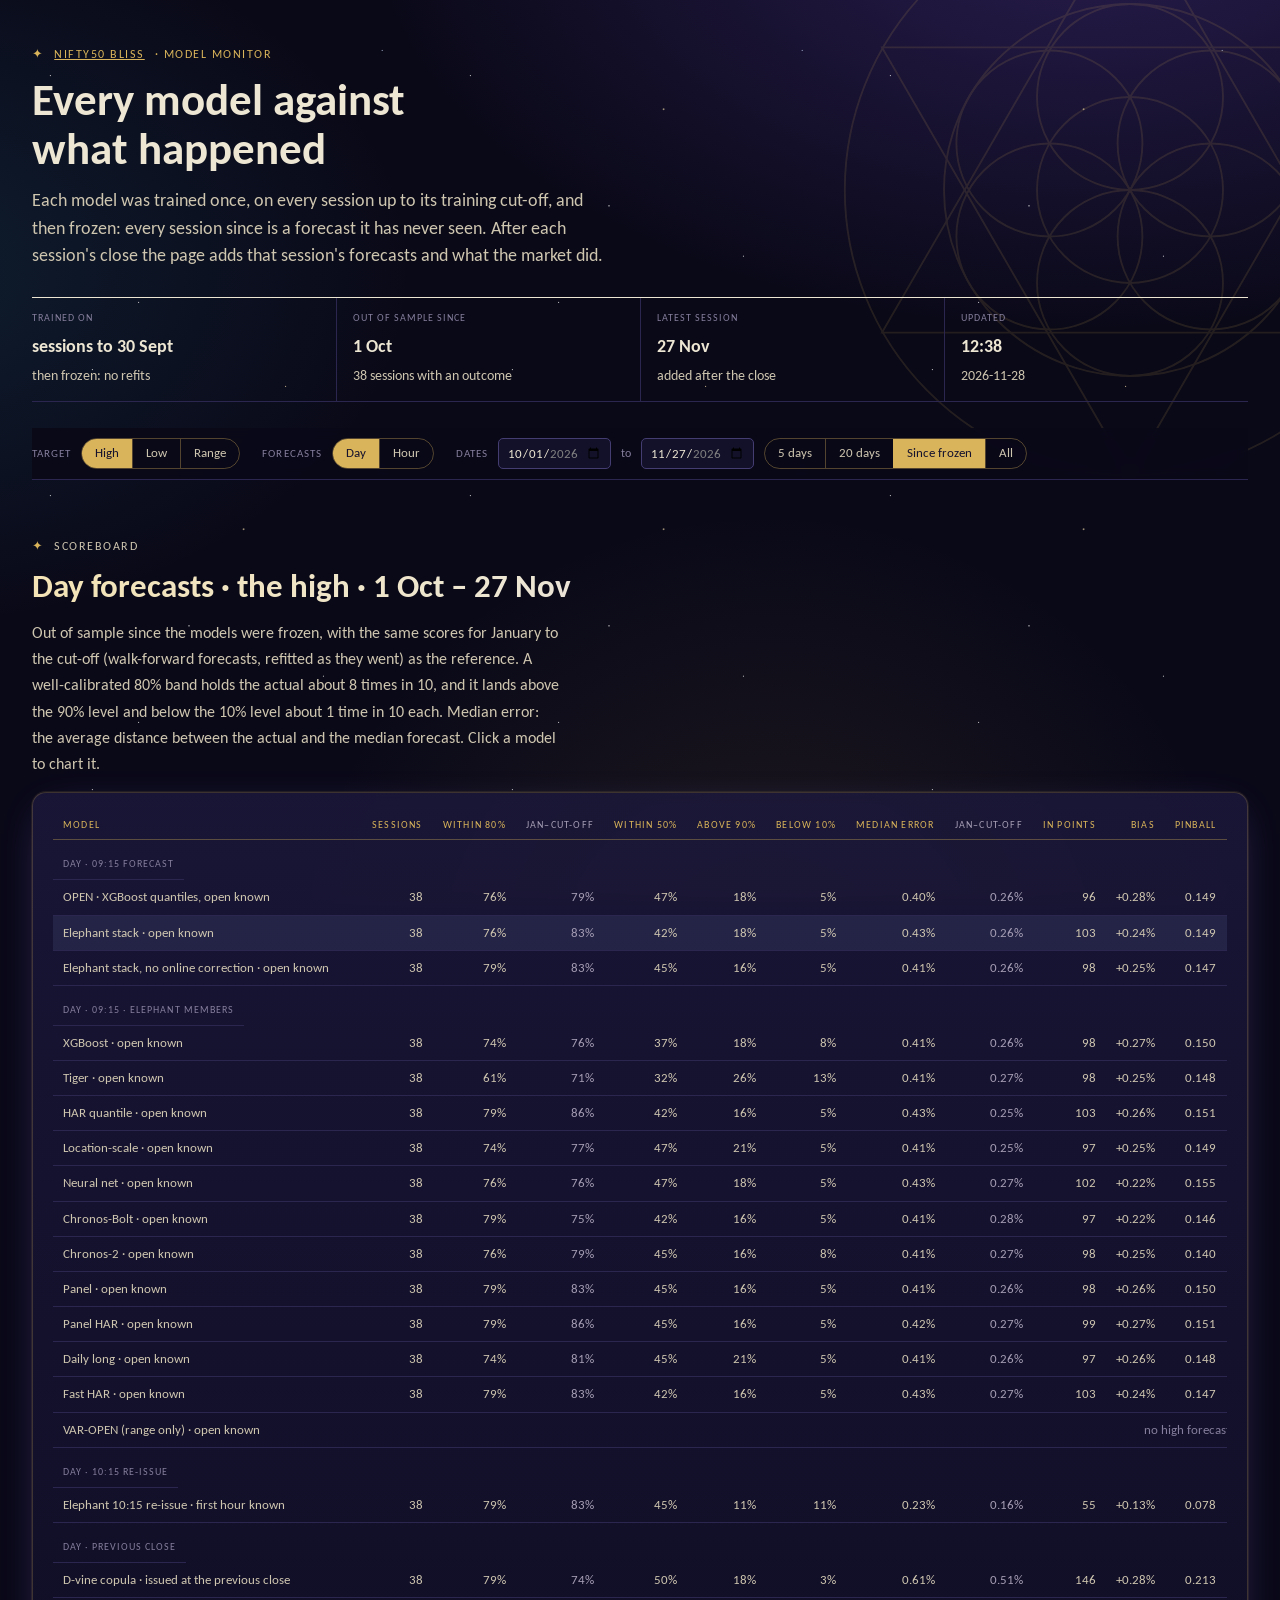
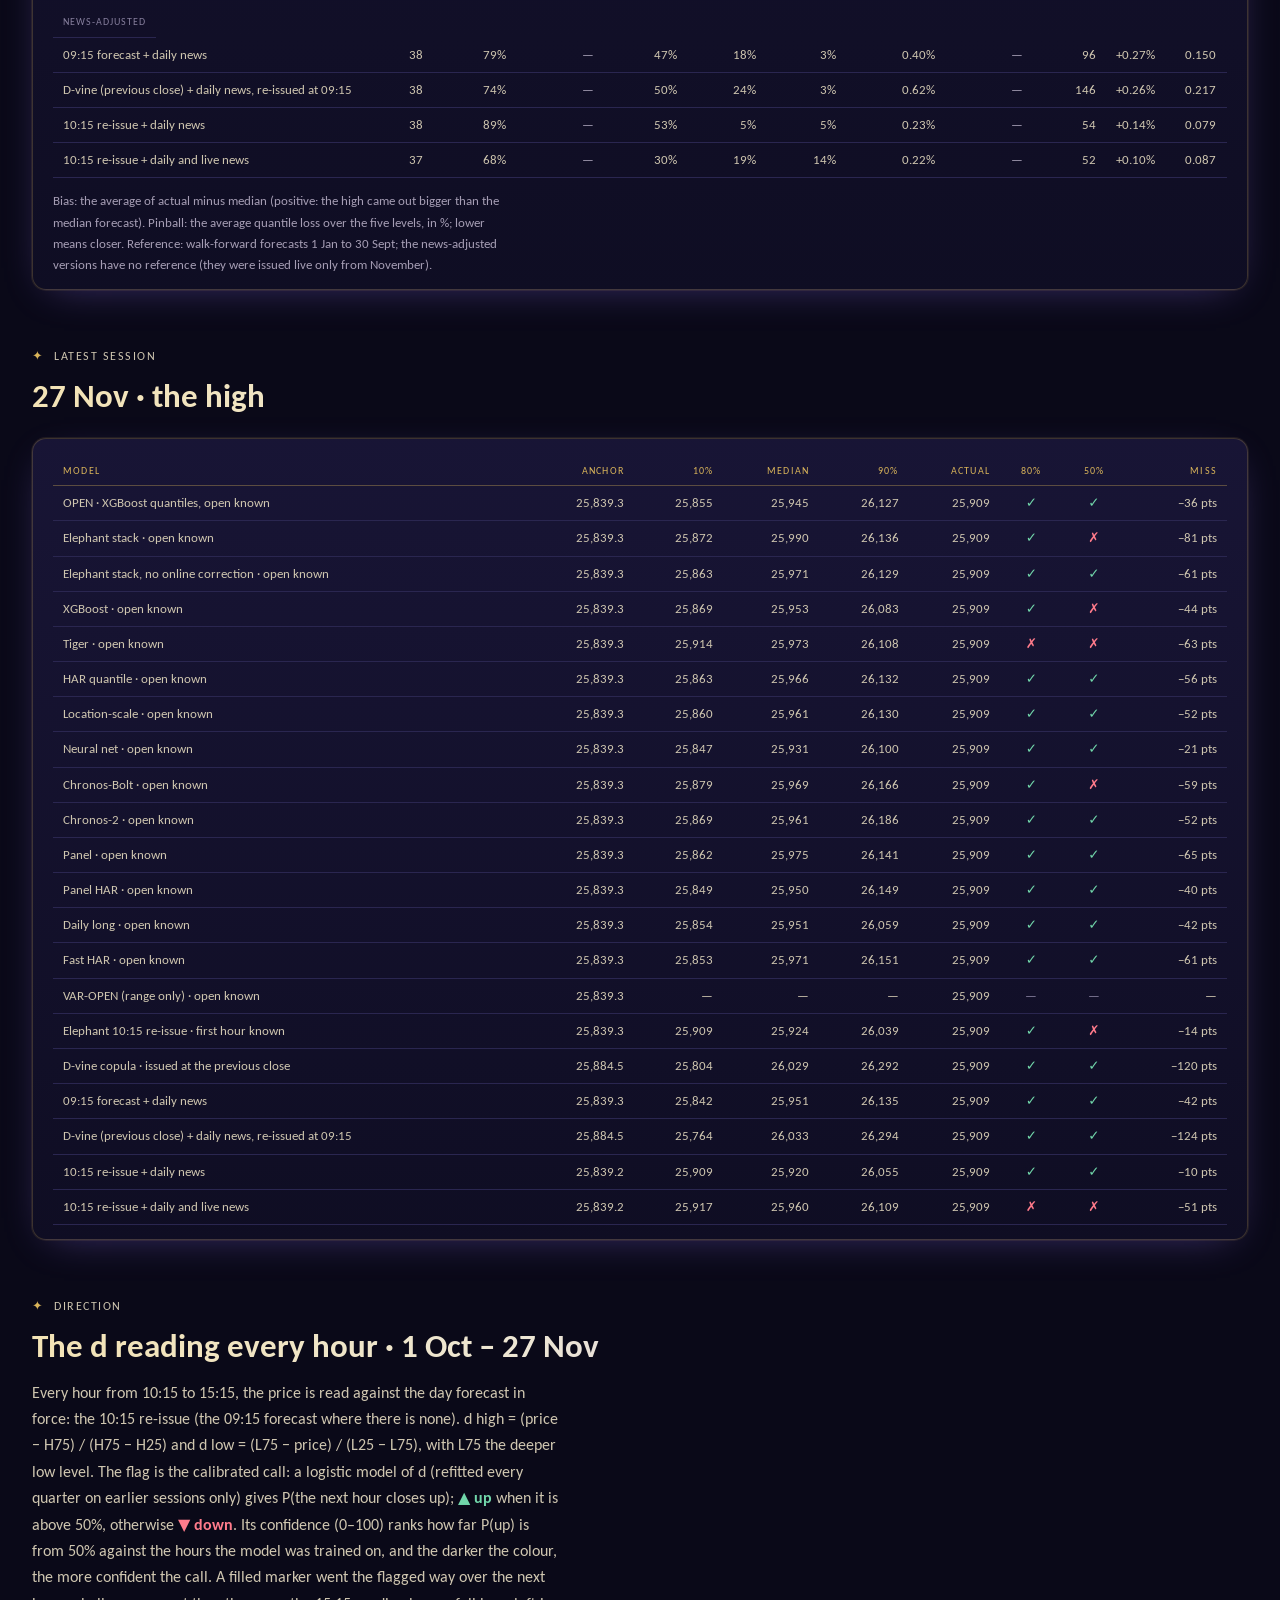
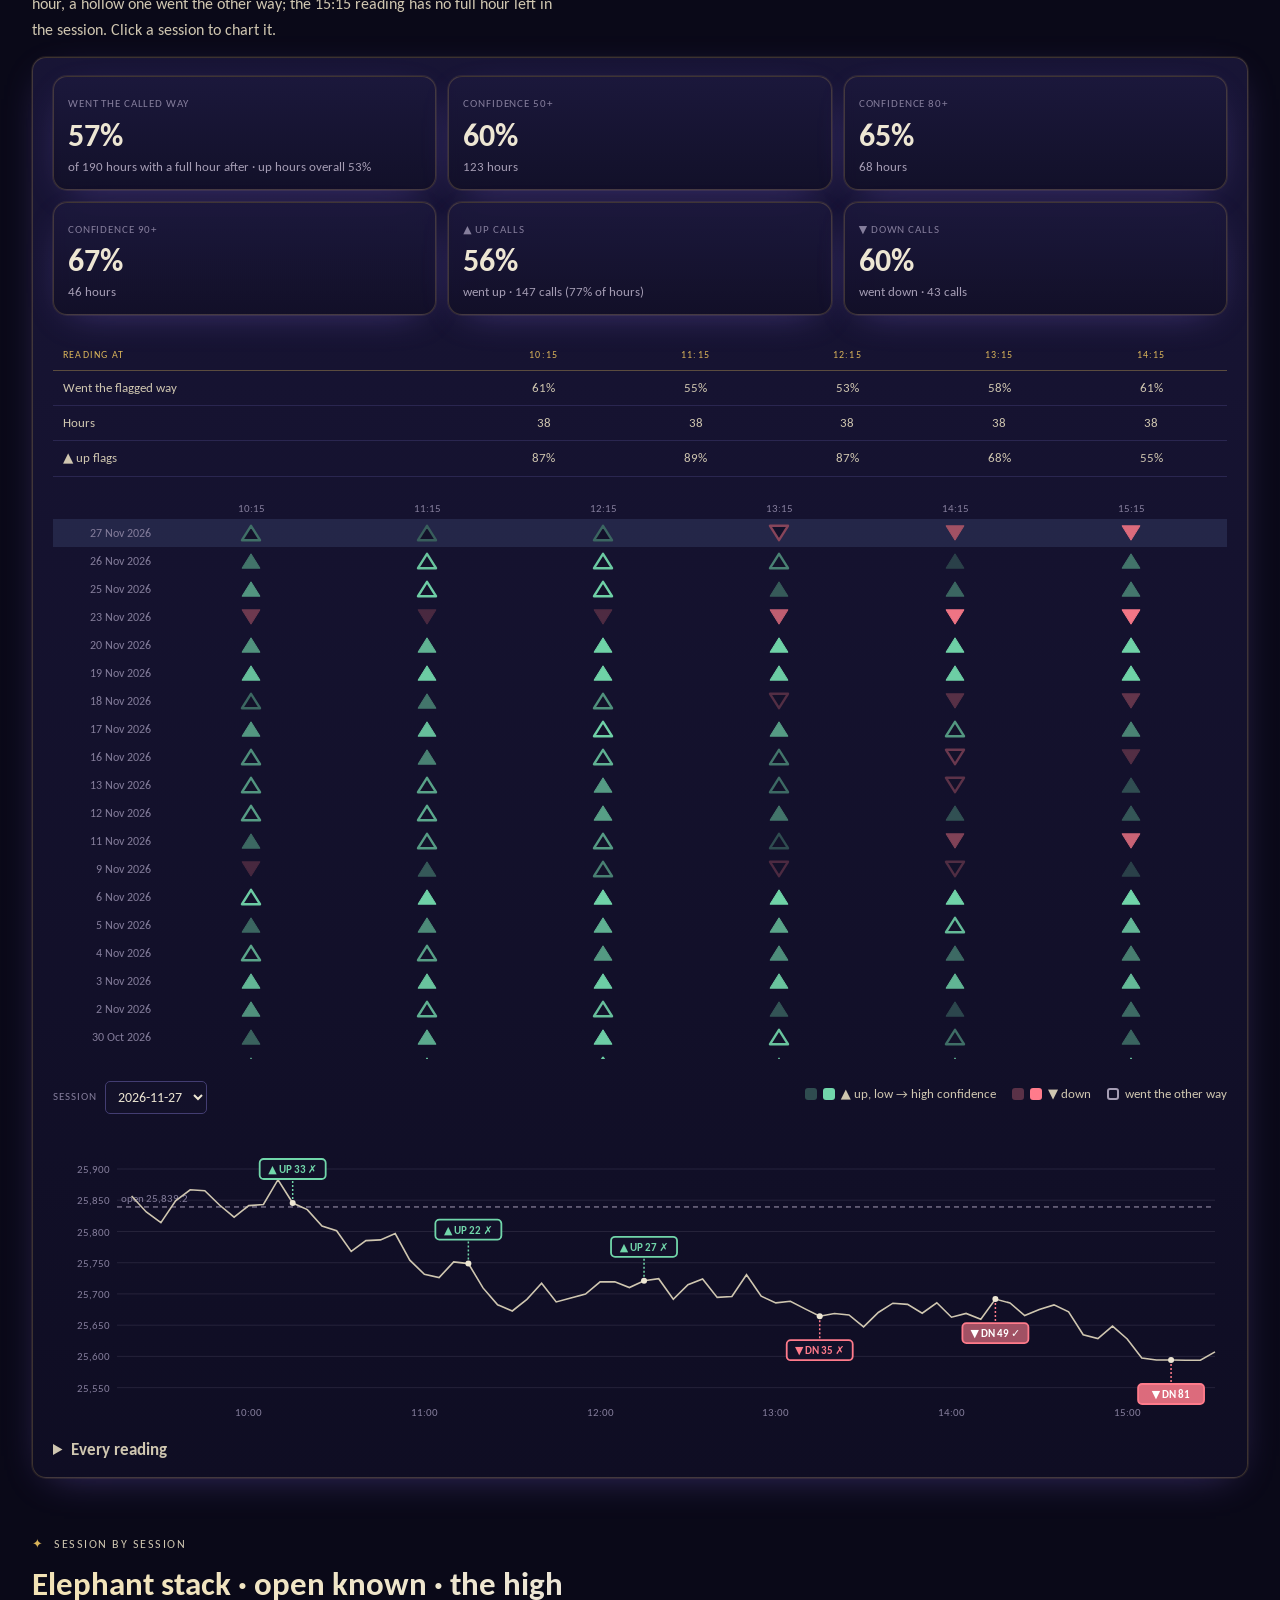
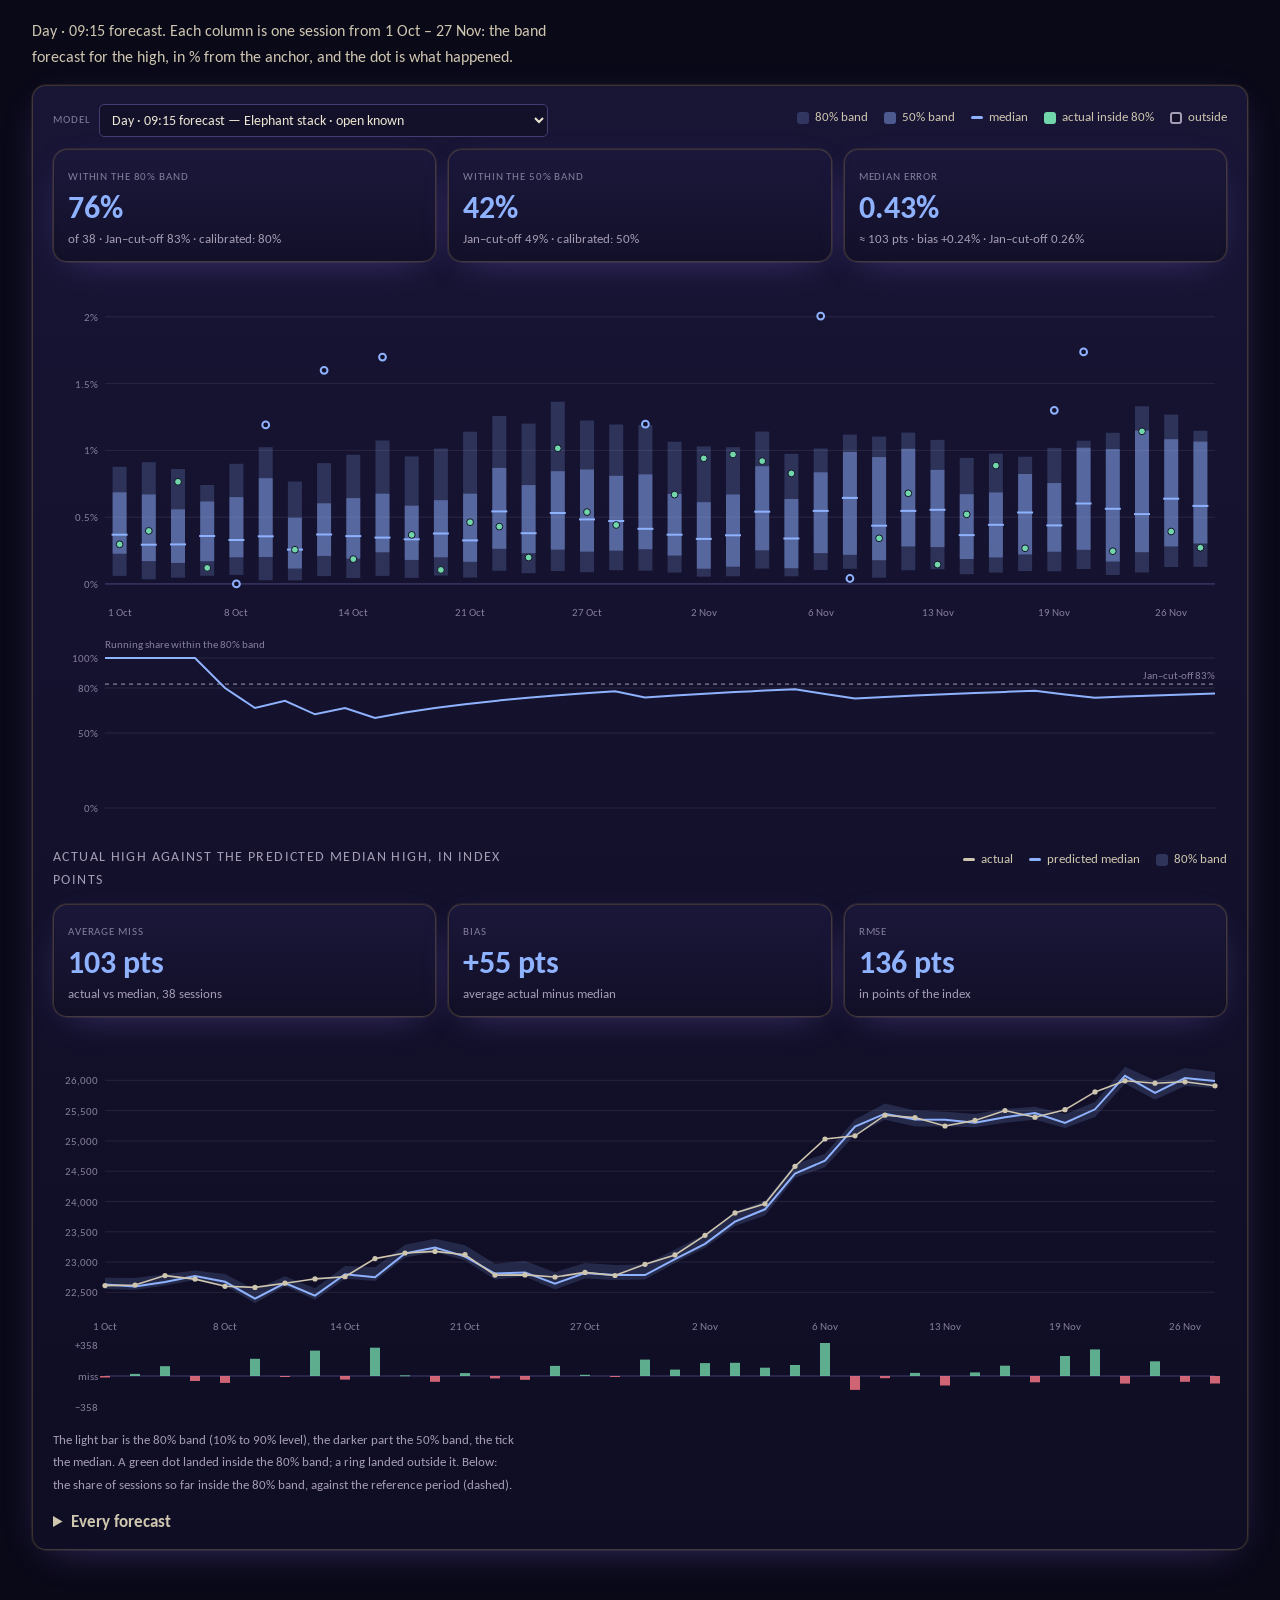
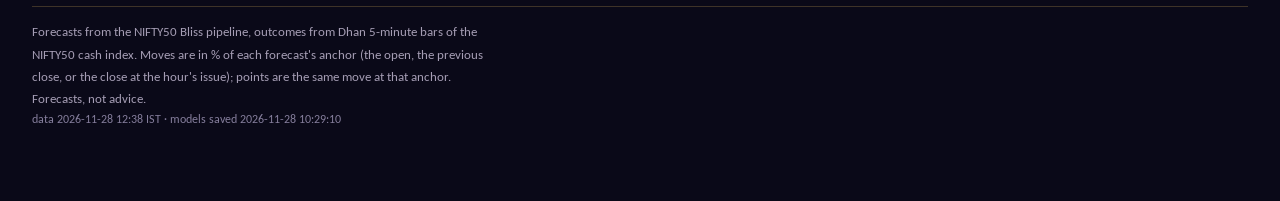
<file: bliss/monitor/index.html>
<!doctype html>
<html lang="en">
<head>
<meta charset="utf-8">
<meta name="viewport" content="width=device-width, initial-scale=1">
<title>NIFTY50 Model Monitor</title>
<meta name="description" content="Every NIFTY50 Bliss model's forecast of the day's and the hour's high, low and range against what happened, since the models were frozen; updated after each session's close.">
<link rel="stylesheet" href="https://fonts.googleapis.com/css2?family=Carlito:ital,wght@0,400;0,700;1,400&display=swap">
<link rel="stylesheet" href="../style.css?v=d65026237a">
<link rel="stylesheet" href="monitor.css?v=238eea0c90">
</head>
<body>
<div class="wrap">
<header>
  <p class="eyebrow"><a href="../">NIFTY50 Bliss</a> · model monitor</p>
  <h1>Every model against what happened</h1>
  <p class="lede" id="lede">Each model was trained once, on every session up to its training cut-off, and then frozen: every session since is a forecast it has never seen. After each session's close the page adds that session's forecasts and what the market did.</p>
  <dl class="setup" id="facts"></dl>
</header>

<div class="controls">
  <span class="grp"><span class="lab">Target</span>
    <span class="seg" role="group" aria-label="Target"><button type="button" data-k="hi" aria-pressed="true">High</button><button type="button" data-k="lo" aria-pressed="false">Low</button><button type="button" data-k="rg" aria-pressed="false">Range</button></span></span>
  <span class="grp"><span class="lab">Forecasts</span>
    <span class="seg" role="group" aria-label="Horizon"><button type="button" data-h="day" aria-pressed="true">Day</button><button type="button" data-h="hour" aria-pressed="false">Hour</button></span></span>
  <span class="grp dates"><span class="lab">Dates</span>
    <input type="date" id="d-from" aria-label="From"><span class="to">to</span><input type="date" id="d-to" aria-label="To">
    <span class="seg" role="group" aria-label="Date range"><button type="button" data-r="5">5 days</button><button type="button" data-r="20">20 days</button><button type="button" data-r="frozen">Since frozen</button><button type="button" data-r="all">All</button></span></span>
</div>

<section id="board">
  <div class="sechead"><p class="eyebrow">Scoreboard</p><h2 id="h-board">—</h2>
    <p>Out of sample since the models were frozen, with the same scores for January to the cut-off (walk-forward forecasts, refitted as they went) as the reference. A well-calibrated 80% band holds the actual about 8 times in 10, and it lands above the 90% level and below the 10% level about 1 time in 10 each. Median error: the average distance between the actual and the median forecast. Click a model to chart it.</p></div>
  <div class="figure"><div class="scroll"><table id="t-board"></table></div>
    <p class="tbl-note" id="n-board"></p></div>
</section>

<section id="latest">
  <div class="sechead"><p class="eyebrow">Latest session</p><h2 id="h-latest">—</h2></div>
  <div class="figure"><div class="scroll"><table id="t-latest"></table></div></div>
</section>

<section id="direction">
  <div class="sechead"><p class="eyebrow">Direction</p><h2 id="h-dir">—</h2>
    <p>Every hour from 10:15 to 15:15, the price is read against the day forecast in force: the 10:15 re-issue (the 09:15 forecast where there is none). d high = (price − H75) / (H75 − H25) and d low = (L75 − price) / (L25 − L75), with L75 the deeper low level. The flag is the calibrated call: a logistic model of d (refitted every quarter on earlier sessions only) gives P(the next hour closes up); <b class="up">▲ up</b> when it is above 50%, otherwise <b class="down">▼ down</b>. Its confidence (0–100) ranks how far P(up) is from 50% against the hours the model was trained on, and the darker the colour, the more confident the call. A filled marker went the flagged way over the next hour, a hollow one went the other way; the 15:15 reading has no full hour left in the session. Click a session to chart it.</p></div>
  <div class="figure">
    <div class="acc" id="dir-acc"></div>
    <div class="scroll"><table id="t-dir-hour"></table></div>
    <div class="dir-grid" id="c-dir-grid"></div>
    <div class="fighead"><label class="pickm"><span class="lab">Session</span> <select id="dsel"></select></label>
      <ul class="legend"><li><span class="sw" style="background:color-mix(in srgb,var(--up) 30%,var(--surface))"></span><span class="sw" style="background:var(--up)"></span>▲ up, low → high confidence</li><li><span class="sw" style="background:color-mix(in srgb,var(--down) 30%,var(--surface))"></span><span class="sw" style="background:var(--down)"></span>▼ down</li><li><span class="sw sw-ring"></span>went the other way</li></ul></div>
    <div class="chart" id="c-dir-day"></div>
    <details><summary>Every reading</summary><div class="scroll"><table id="t-dir"></table></div></details>
  </div>
</section>

<section id="series">
  <div class="sechead"><p class="eyebrow">Session by session</p><h2 id="h-series">—</h2>
    <p id="p-series"></p></div>
  <div class="figure">
    <div class="fighead"><label class="pickm"><span class="lab">Model</span> <select id="sel"></select></label>
      <ul class="legend"><li><span class="sw band8"></span>80% band</li><li><span class="sw band5"></span>50% band</li><li><span class="sw medk"></span>median</li><li><span class="sw" style="background:var(--ok)"></span>actual inside 80%</li><li><span class="sw sw-ring"></span>outside</li></ul></div>
    <div class="acc" id="acc"></div>
    <div class="chart" id="c-series"></div>
    <div class="chart" id="c-run"></div>
    <div class="fighead"><p class="lab-h" id="h-price">Actual price against the predicted median price</p>
      <ul class="legend"><li><span class="sw" style="background:var(--ink-2);height:3px"></span>actual</li><li><span class="sw medk"></span>predicted median</li><li><span class="sw" style="background:var(--k);opacity:.22"></span>80% band</li></ul></div>
    <div class="acc" id="acc-price"></div>
    <div class="chart" id="c-price"></div>
    <p class="caption" id="cap-series"></p>
    <details><summary>Every forecast</summary><div class="scroll"><table id="t-series"></table></div></details>
  </div>
</section>

<footer>
  <p>Forecasts from the NIFTY50 Bliss pipeline, outcomes from Dhan 5-minute bars of the NIFTY50 cash index. Moves are in % of each forecast's anchor (the open, the previous close, or the close at the hour's issue); points are the same move at that anchor. Forecasts, not advice.</p>
  <p class="stamp" id="gen"></p>
</footer>
</div>
<div class="tip" id="tip" hidden></div>
<script src="app.js?v=238eea0c90"></script>
</body>
</html>
</file>
<file: style.css>
:root{color-scheme:light;
 --paper:#f3f5f7;--surface:#fff;--ink:#131a22;--ink-2:#44515e;--muted:#6b7886;--soft:#8f9baa;
 --line:#dde3e9;--axis:#b9c3cd;--vol:#c3ccd6;
 --act:#131a22;--hi:#2a78d6;--lo:#eb6834;--ok:#1baf7a;
 --up:#1baf7a;--down:#e5484d;--lb:#0f9d63;--sc:#7cc9a6;--sb:#d93a40;--lu:#f0a35e;                       /* buy green / sell red */
 --serif:Spectral,Georgia,serif;--sans:"Source Sans 3",system-ui,sans-serif;--mono:"IBM Plex Mono",ui-monospace,Menlo,monospace}
@media (prefers-color-scheme:dark){:root:not([data-theme="light"]){color-scheme:dark;
 --paper:#0f141a;--surface:#161d25;--ink:#dde4ec;--ink-2:#b3bfcb;--muted:#93a1b0;--soft:#7a8794;
 --line:#26303a;--axis:#3a4552;--vol:#35414d;
 --act:#dde4ec;--hi:#3987e5;--lo:#d95926;--ok:#199e70;
 --up:#22b884;--down:#f0555a;--lb:#22b884;--sc:#5f9e86;--sb:#f0555a;--lu:#c98443;}}
:root[data-theme="dark"]{color-scheme:dark;
 --paper:#0f141a;--surface:#161d25;--ink:#dde4ec;--ink-2:#b3bfcb;--muted:#93a1b0;--soft:#7a8794;
 --line:#26303a;--axis:#3a4552;--vol:#35414d;
 --act:#dde4ec;--hi:#3987e5;--lo:#d95926;--ok:#199e70;
 --up:#22b884;--down:#f0555a;--lb:#22b884;--sc:#5f9e86;--sb:#f0555a;--lu:#c98443;}
*{box-sizing:border-box}
body{background:var(--paper);color:var(--ink);font:400 17px/1.6 var(--sans);margin:0;padding-inline:20px;padding-block:0 72px}
.wrap{max-width:1040px;margin:0 auto}
h1,h2,h3{font-family:var(--serif);font-weight:600;text-wrap:balance;margin:0}
h1{font-size:clamp(2rem,4.5vw,2.8rem);line-height:1.1;letter-spacing:-.015em;max-width:22ch}
h2{font-size:1.5rem}
h3{font-size:1rem;font-family:var(--sans);font-weight:600}
p{margin:0;max-width:66ch}
.eyebrow{font-family:var(--mono);font-size:.7rem;letter-spacing:.13em;text-transform:uppercase;color:var(--soft)}
header{padding-block:48px 4px;display:grid;gap:14px}
.lede{font-size:1.14rem;line-height:1.5;color:var(--ink-2);max-width:64ch}
section{padding-block:44px 0;display:grid;gap:14px}
.sechead{display:grid;gap:6px}
.figure{background:var(--surface);border:1px solid var(--line);border-radius:6px;padding:18px 20px 14px;display:grid;gap:12px;min-width:0}
.fighead{display:flex;flex-wrap:wrap;justify-content:space-between;align-items:baseline;gap:8px 20px}
.fighead p{font-size:.86rem;color:var(--muted)}
.legend{display:flex;flex-wrap:wrap;gap:4px 16px;font-size:.82rem;color:var(--ink-2);margin:0;padding:0;list-style:none}
.legend li{display:flex;align-items:center;gap:6px}
.sw{width:12px;height:12px;border-radius:3px;display:inline-block}
.chart{width:100%;position:relative;min-width:0}
.chart svg{display:block;width:100%;height:auto}
.caption{font-size:.84rem;color:var(--muted)}
table{border-collapse:collapse;width:100%;font-size:.85rem;font-variant-numeric:tabular-nums}
th,td{text-align:right;padding:6px 10px;border-bottom:1px solid var(--line);white-space:nowrap}
th:first-child,td:first-child{text-align:left}
thead th{font-family:var(--mono);font-size:.63rem;letter-spacing:.07em;text-transform:uppercase;color:var(--soft);font-weight:500;border-bottom:1px solid var(--axis)}
.scroll{overflow-x:auto}
details summary{cursor:pointer;font-size:.88rem;color:var(--ink-2);font-weight:600}
details summary:focus-visible{outline:2px solid var(--hi);outline-offset:3px}
details[open] summary{margin-bottom:8px}
.setup{display:grid;grid-template-columns:repeat(4,1fr);border-top:1px solid var(--ink);border-bottom:1px solid var(--line);margin:14px 0 0}
.setup div{padding:12px 16px 14px 0;min-width:0}
.setup div+div{padding-left:16px;border-left:1px solid var(--line)}
.setup dt{font-family:var(--mono);font-size:.64rem;letter-spacing:.1em;text-transform:uppercase;color:var(--soft);margin-bottom:4px}
.setup dd{margin:0;font-size:.88rem;color:var(--ink-2)}
.setup b{display:block;font-family:var(--serif);font-size:1.15rem;color:var(--ink);margin-bottom:2px}
.controls{position:sticky;top:env(safe-area-inset-top,0px);z-index:5;background:var(--paper);border-bottom:1px solid var(--line);
 display:flex;flex-wrap:wrap;align-items:center;gap:10px 22px;padding-block:10px;margin-top:22px}
.controls .lab{font-family:var(--mono);font-size:.66rem;letter-spacing:.1em;text-transform:uppercase;color:var(--soft)}
.seg{display:inline-flex;border:1px solid var(--axis);border-radius:5px;overflow:hidden}
.seg button{font:500 .8rem/1 var(--mono);padding:8px 13px;border:0;background:transparent;color:var(--ink-2);cursor:pointer}
.seg button+button{border-left:1px solid var(--axis)}
.seg button[aria-pressed="true"]{background:var(--ink);color:var(--paper)}
.seg button:focus-visible,.check input:focus-visible{outline:2px solid var(--hi);outline-offset:2px}
.check{display:inline-flex;align-items:center;gap:8px;font-size:.9rem;color:var(--ink-2);cursor:pointer}
.check input{width:16px;height:16px;accent-color:var(--ink);margin:0}
.grp{display:inline-flex;align-items:center;gap:10px}
.spacer{flex:1 1 auto}
ul.obs{padding-left:1.15em;margin:0;max-width:72ch;color:var(--ink-2);display:grid;gap:8px}
.note{border-left:2px solid var(--ink);padding:2px 0 2px 16px;color:var(--ink-2);font-size:.95rem}
footer{margin-top:56px;padding-top:14px;border-top:1px solid var(--line);font-size:.84rem;color:var(--muted)}
.mono{font-family:var(--mono);font-size:.92em}
.t-ax{fill:var(--soft);font:11px var(--mono)}
.g-grid{stroke:var(--line);stroke-width:1}
.hit{color:var(--ok);font-weight:600}.miss{color:var(--lo);font-weight:600}
.up{color:var(--up);font-weight:600}.down{color:var(--down);font-weight:600}
.wait{border-left:2px solid var(--lo);padding:6px 0 6px 14px;color:var(--ink-2);display:block}
.live{display:inline-flex;align-items:center;gap:7px;font:500 .72rem/1 var(--mono);letter-spacing:.08em;
 text-transform:uppercase;color:var(--lo);border:1px solid var(--lo);border-radius:999px;padding:6px 11px}
.dot{width:7px;height:7px;border-radius:50%;background:var(--lo)}
@media (prefers-reduced-motion:no-preference){.dot{animation:p 2s ease-in-out infinite}}
@keyframes p{0%,100%{opacity:1}50%{opacity:.25}}
.tip{position:fixed;z-index:10;pointer-events:none;background:var(--surface);color:var(--ink);border:1px solid var(--axis);border-radius:6px;padding:8px 11px;font-size:.82rem;line-height:1.45;box-shadow:0 6px 20px rgba(0,0,0,.12)}
.stamp{font-family:var(--mono);font-size:.72rem;color:var(--soft)}
@media (max-width:760px){.setup{grid-template-columns:1fr 1fr}.setup div:nth-child(3){padding-left:0;border-left:0}}

/* ---- desk: trade levels + order flow (above the forecast charts) ---- */
.desk{display:grid;gap:14px;grid-template-columns:1fr;margin-top:6px}
@media(min-width:760px){.desk{grid-template-columns:1.1fr 1fr}}
.levels{display:grid;grid-template-columns:1fr 1fr;gap:12px;min-width:0}
.lvcard{background:var(--surface);border:1px solid var(--line);border-radius:6px;padding:12px 14px;display:grid;gap:5px;min-width:0}
.lvcard h4{margin:0;font:600 .92rem/1.2 var(--sans)}
.rng{font-family:var(--mono);font-size:.66rem;color:var(--soft)}
.lv{display:flex;justify-content:space-between;align-items:baseline;gap:10px;font-size:.9rem}
.lv span{color:var(--ink-2)}
.lv b{font-family:var(--mono);font-variant-numeric:tabular-nums}
.lv.hi b{color:var(--hi)}
.lv.lo b{color:var(--lo)}
.lv.sl{font-size:.8rem}
.lv.sl span{color:var(--soft)}
.lv.sl b{color:var(--ink-2)}
.flow{background:var(--surface);border:1px solid var(--line);border-radius:6px;padding:12px 14px;display:grid;gap:9px;align-content:start}
.flow h4{margin:0;font:600 .92rem/1.2 var(--sans)}
.flowrow{display:flex;flex-wrap:wrap;align-items:center;gap:7px;font-size:.84rem}
.flab{font-family:var(--mono);font-size:.66rem;color:var(--soft);width:28px}
.badge{font:500 .72rem/1 var(--mono);padding:5px 8px;border-radius:999px;border:1px solid var(--axis);color:var(--ink-2);white-space:nowrap}
.badge.build{color:var(--hi);border-color:var(--hi)}
.badge.clear{color:var(--lo);border-color:var(--lo)}
.badge.bull{background:var(--up);color:#fff;border-color:var(--up)}
.badge.bear{background:var(--down);color:#fff;border-color:var(--down)}
.fmeta{font-family:var(--mono);font-size:.74rem;color:var(--soft)}
.sigs{display:flex;gap:8px;flex-wrap:wrap;border-top:1px solid var(--line);padding-top:9px;margin-top:1px}
.sig{font:500 .75rem/1 var(--mono);padding:6px 10px;border-radius:5px;border:1px solid var(--line);color:var(--soft)}
.sig.on-cov{color:#fff;background:var(--up);border-color:var(--up)}
.sig.on-unw{color:#fff;background:var(--down);border-color:var(--down)}
.lv.fence{font-size:.8rem}
.lv.fence span{color:var(--soft)}
.lv.fence b{color:var(--muted)}

/* ---- Tiger: day-level forecast strip ---- */
.tiger{background:var(--surface);border:1px solid var(--line);border-radius:6px;padding:12px 14px;display:grid;gap:9px;margin-top:6px}
.tiger .thead{font:600 .92rem/1.2 var(--sans)}
.tiger .thead b{font-family:var(--sans)}
.trow{display:flex;flex-wrap:wrap;gap:10px 22px}
.tcell{display:grid;gap:1px;min-width:0}
.tcell span{font-family:var(--mono);font-size:.64rem;letter-spacing:.08em;text-transform:uppercase;color:var(--soft)}
.tcell b{font-family:var(--mono);font-size:1.05rem;font-variant-numeric:tabular-nums}
.tcell em{font-family:var(--mono);font-size:.72rem;color:var(--muted);font-style:normal}
.tcell.hi b{color:var(--hi)}
.tcell.lo b{color:var(--lo)}
.vol{font-size:.82rem !important;padding:3px 8px;border-radius:999px;display:inline-block;width:fit-content}
.vol-QUIET{color:#fff;background:var(--up)}
.vol-NORMAL{color:var(--ink);background:var(--vol)}
.vol-VOLATILE{color:#fff;background:var(--down)}
.tband{font-family:var(--mono);font-size:.76rem;color:var(--soft);border-top:1px solid var(--line);padding-top:8px}

/* ---- current market price ---- */
.spot{display:flex;flex-wrap:wrap;align-items:baseline;gap:6px 14px;margin:2px 0 2px}
.spx-lab{font-family:var(--mono);font-size:.68rem;letter-spacing:.1em;text-transform:uppercase;color:var(--soft)}
.spx{font-family:var(--mono);font-size:2rem;font-variant-numeric:tabular-nums;line-height:1;letter-spacing:-.01em}
.spx.up{color:var(--up)} .spx.down{color:var(--down)}
.spx-chg{font-family:var(--mono);font-size:1rem;font-weight:500}
.spx-chg.up{color:var(--up)} .spx-chg.down{color:var(--down)}
.spx-meta{font-family:var(--mono);font-size:.76rem;color:var(--soft)}
.spot-charts{background:var(--surface);border:1px solid var(--line);border-radius:6px;padding:10px 14px;margin-top:6px}

.rng.upd{color:var(--hi);font-weight:600}

/* order-flow regime chart */
.flowhead{display:flex;flex-wrap:wrap;gap:6px 14px;align-items:center;margin:2px 0 8px;font-size:13px;color:var(--ink-2)}
.flowhead .chip{display:inline-flex;align-items:center;gap:6px;padding:2px 9px;border-radius:999px;border:1px solid var(--line);background:var(--surface);font-variant-numeric:tabular-nums}
.flowhead .chip i{width:10px;height:10px;border-radius:2px;display:inline-block}
.flowhead .chip.now{border-color:currentColor;font-weight:600}
.flowhead .meta{color:var(--muted)}
</file>
<file: bliss/style.css>
:root{color-scheme:light;
 --paper:#f3f5f7;--surface:#fff;--ink:#131a22;--ink-2:#44515e;--muted:#6b7886;--soft:#8f9baa;
 --line:#dde3e9;--axis:#b9c3cd;--vol:#c3ccd6;
 --act:#131a22;--hi:#2a78d6;--lo:#eb6834;--ok:#1baf7a;--news:#8a4fd8;
 --up:#1baf7a;--down:#e5484d;--lb:#0f9d63;--sc:#7cc9a6;--sb:#d93a40;--lu:#f0a35e;                       /* buy green / sell red */
 --serif:Spectral,Georgia,serif;--sans:"Source Sans 3",system-ui,sans-serif;--mono:"IBM Plex Mono",ui-monospace,Menlo,monospace}
@media (prefers-color-scheme:dark){:root:not([data-theme="light"]){color-scheme:dark;
 --paper:#0f141a;--surface:#161d25;--ink:#dde4ec;--ink-2:#b3bfcb;--muted:#93a1b0;--soft:#7a8794;
 --line:#26303a;--axis:#3a4552;--vol:#35414d;
 --act:#dde4ec;--hi:#3987e5;--lo:#d95926;--ok:#199e70;--news:#a985ec;
 --up:#22b884;--down:#f0555a;--lb:#22b884;--sc:#5f9e86;--sb:#f0555a;--lu:#c98443;}}
:root[data-theme="dark"]{color-scheme:dark;
 --paper:#0f141a;--surface:#161d25;--ink:#dde4ec;--ink-2:#b3bfcb;--muted:#93a1b0;--soft:#7a8794;
 --line:#26303a;--axis:#3a4552;--vol:#35414d;
 --act:#dde4ec;--hi:#3987e5;--lo:#d95926;--ok:#199e70;--news:#a985ec;
 --up:#22b884;--down:#f0555a;--lb:#22b884;--sc:#5f9e86;--sb:#f0555a;--lu:#c98443;}
*{box-sizing:border-box}
body{background:var(--paper);color:var(--ink);font:400 17px/1.6 var(--sans);margin:0;padding-inline:20px;padding-block:0 72px}
.wrap{max-width:1800px;margin:0 auto}
h1,h2,h3{font-family:var(--serif);font-weight:600;text-wrap:balance;margin:0}
h1{font-size:clamp(2rem,4.5vw,2.8rem);line-height:1.1;letter-spacing:-.015em;max-width:22ch}
h2{font-size:1.5rem}
h3{font-size:1rem;font-family:var(--sans);font-weight:600}
p{margin:0;max-width:66ch}
.eyebrow{font-family:var(--mono);font-size:.7rem;letter-spacing:.13em;text-transform:uppercase;color:var(--soft)}
header{padding-block:48px 4px;display:grid;gap:14px}
.lede{font-size:1.14rem;line-height:1.5;color:var(--ink-2);max-width:64ch}
section{padding-block:44px 0;display:grid;gap:14px}
.sechead{display:grid;gap:6px}
.figure{background:var(--surface);border:1px solid var(--line);border-radius:6px;padding:18px 20px 14px;display:grid;gap:12px;min-width:0}
.fighead{display:flex;flex-wrap:wrap;justify-content:space-between;align-items:baseline;gap:8px 20px}
.fighead p{font-size:.86rem;color:var(--muted)}
.legend{display:flex;flex-wrap:wrap;gap:4px 16px;font-size:.82rem;color:var(--ink-2);margin:0;padding:0;list-style:none}
.legend li{display:flex;align-items:center;gap:6px}
.sw{width:12px;height:12px;border-radius:3px;display:inline-block}
.chart{width:100%;position:relative;min-width:0}
.chart svg{display:block;width:100%;height:auto}
.caption{font-size:.84rem;color:var(--muted)}
table{border-collapse:collapse;width:100%;font-size:.85rem;font-variant-numeric:tabular-nums}
th,td{text-align:right;padding:6px 10px;border-bottom:1px solid var(--line);white-space:nowrap}
th:first-child,td:first-child{text-align:left}
thead th{font-family:var(--mono);font-size:.63rem;letter-spacing:.07em;text-transform:uppercase;color:var(--soft);font-weight:500;border-bottom:1px solid var(--axis)}
.scroll{overflow-x:auto}
details summary{cursor:pointer;font-size:.88rem;color:var(--ink-2);font-weight:600}
details summary:focus-visible{outline:2px solid var(--hi);outline-offset:3px}
details[open] summary{margin-bottom:8px}
.setup{display:grid;grid-template-columns:repeat(4,1fr);border-top:1px solid var(--ink);border-bottom:1px solid var(--line);margin:14px 0 0}
.setup div{padding:12px 16px 14px 0;min-width:0}
.setup div+div{padding-left:16px;border-left:1px solid var(--line)}
.setup dt{font-family:var(--mono);font-size:.64rem;letter-spacing:.1em;text-transform:uppercase;color:var(--soft);margin-bottom:4px}
.setup dd{margin:0;font-size:.88rem;color:var(--ink-2)}
.setup b{display:block;font-family:var(--serif);font-size:1.15rem;color:var(--ink);margin-bottom:2px}
.controls{position:sticky;top:env(safe-area-inset-top,0px);z-index:5;background:var(--paper);border-bottom:1px solid var(--line);
 display:flex;flex-wrap:wrap;align-items:center;gap:10px 22px;padding-block:10px;margin-top:22px}
.controls .lab{font-family:var(--mono);font-size:.66rem;letter-spacing:.1em;text-transform:uppercase;color:var(--soft)}
.seg{display:inline-flex;border:1px solid var(--axis);border-radius:5px;overflow:hidden}
.seg button{font:500 .8rem/1 var(--mono);padding:8px 13px;border:0;background:transparent;color:var(--ink-2);cursor:pointer}
.seg button+button{border-left:1px solid var(--axis)}
.seg button[aria-pressed="true"]{background:var(--ink);color:var(--paper)}
.seg button:focus-visible,.check input:focus-visible{outline:2px solid var(--hi);outline-offset:2px}
.check{display:inline-flex;align-items:center;gap:8px;font-size:.9rem;color:var(--ink-2);cursor:pointer}
.check input{width:16px;height:16px;accent-color:var(--ink);margin:0}
.grp{display:inline-flex;align-items:center;gap:10px}
.spacer{flex:1 1 auto}
ul.obs{padding-left:1.15em;margin:0;max-width:72ch;color:var(--ink-2);display:grid;gap:8px}
.note{border-left:2px solid var(--ink);padding:2px 0 2px 16px;color:var(--ink-2);font-size:.95rem}
footer{margin-top:56px;padding-top:14px;border-top:1px solid var(--line);font-size:.84rem;color:var(--muted)}
.mono{font-family:var(--mono);font-size:.92em}
.t-ax{fill:var(--soft);font:11px var(--mono)}
.g-grid{stroke:var(--line);stroke-width:1}
.hit{color:var(--ok);font-weight:600}.miss{color:var(--lo);font-weight:600}
.up{color:var(--up);font-weight:600}.down{color:var(--down);font-weight:600}
.wait{border-left:2px solid var(--lo);padding:6px 0 6px 14px;color:var(--ink-2);display:block}
.live{display:inline-flex;align-items:center;gap:7px;font:500 .72rem/1 var(--mono);letter-spacing:.08em;
 text-transform:uppercase;color:var(--lo);border:1px solid var(--lo);border-radius:999px;padding:6px 11px}
.dot{width:7px;height:7px;border-radius:50%;background:var(--lo)}
@media (prefers-reduced-motion:no-preference){.dot{animation:p 2s ease-in-out infinite}}
@keyframes p{0%,100%{opacity:1}50%{opacity:.25}}
.tip{position:fixed;z-index:10;pointer-events:none;background:var(--surface);color:var(--ink);border:1px solid var(--axis);border-radius:6px;padding:8px 11px;font-size:.82rem;line-height:1.45;box-shadow:0 6px 20px rgba(0,0,0,.12)}
.stamp{font-family:var(--mono);font-size:.72rem;color:var(--soft)}
@media (max-width:760px){.setup{grid-template-columns:1fr 1fr}.setup div:nth-child(3){padding-left:0;border-left:0}}

/* ---- desk: trade levels + order flow (above the forecast charts) ---- */
.desk{display:grid;gap:14px;grid-template-columns:1fr;margin-top:6px}
@media(min-width:760px){.desk{grid-template-columns:1.1fr 1fr}}
.levels{display:grid;grid-template-columns:1fr 1fr;gap:12px;min-width:0}
.lvcard{background:var(--surface);border:1px solid var(--line);border-radius:6px;padding:12px 14px;display:grid;gap:5px;min-width:0}
.lvcard h4{margin:0;font:600 .92rem/1.2 var(--sans)}
.rng{font-family:var(--mono);font-size:.66rem;color:var(--soft)}
.lv{display:flex;justify-content:space-between;align-items:baseline;gap:10px;font-size:.9rem}
.lv span{color:var(--ink-2)}
.lv b{font-family:var(--mono);font-variant-numeric:tabular-nums}
.lv.hi b{color:var(--hi)}
.lv.lo b{color:var(--lo)}
.lv.sl{font-size:.8rem}
.lv.sl span{color:var(--soft)}
.lv.sl b{color:var(--ink-2)}
.flow{background:var(--surface);border:1px solid var(--line);border-radius:6px;padding:12px 14px;display:grid;gap:9px;align-content:start}
.flow h4{margin:0;font:600 .92rem/1.2 var(--sans)}
.flowrow{display:flex;flex-wrap:wrap;align-items:center;gap:7px;font-size:.84rem}
.flab{font-family:var(--mono);font-size:.66rem;color:var(--soft);width:28px}
.badge{font:500 .72rem/1 var(--mono);padding:5px 8px;border-radius:999px;border:1px solid var(--axis);color:var(--ink-2);white-space:nowrap}
.badge.build{color:var(--hi);border-color:var(--hi)}
.badge.clear{color:var(--lo);border-color:var(--lo)}
.badge.bull{background:var(--up);color:#fff;border-color:var(--up)}
.badge.bear{background:var(--down);color:#fff;border-color:var(--down)}
.fmeta{font-family:var(--mono);font-size:.74rem;color:var(--soft)}
.sigs{display:flex;gap:8px;flex-wrap:wrap;border-top:1px solid var(--line);padding-top:9px;margin-top:1px}
.sig{font:500 .75rem/1 var(--mono);padding:6px 10px;border-radius:5px;border:1px solid var(--line);color:var(--soft)}
.sig.on-cov{color:#fff;background:var(--up);border-color:var(--up)}
.sig.on-unw{color:#fff;background:var(--down);border-color:var(--down)}
.lv.fence{font-size:.8rem}
.lv.fence span{color:var(--soft)}
.lv.fence b{color:var(--muted)}

/* ---- Tiger: day-level forecast strip ---- */
.tiger{background:var(--surface);border:1px solid var(--line);border-radius:6px;padding:12px 14px;display:grid;gap:9px;margin-top:6px}
.tiger .thead{font:600 .92rem/1.2 var(--sans)}
.tiger .thead b{font-family:var(--sans)}
.trow{display:flex;flex-wrap:wrap;gap:10px 22px}
.tcell{display:grid;gap:1px;min-width:0}
.tcell span{font-family:var(--mono);font-size:.64rem;letter-spacing:.08em;text-transform:uppercase;color:var(--soft)}
.tcell b{font-family:var(--mono);font-size:1.05rem;font-variant-numeric:tabular-nums}
.tcell em{font-family:var(--mono);font-size:.72rem;color:var(--muted);font-style:normal}
.tcell.hi b{color:var(--hi)}
.tcell.lo b{color:var(--lo)}
.vol{font-size:.82rem !important;padding:3px 8px;border-radius:999px;display:inline-block;width:fit-content}
.vol-QUIET{color:#fff;background:var(--up)}
.vol-NORMAL{color:var(--ink);background:var(--vol)}
.vol-VOLATILE{color:#fff;background:var(--down)}
.tband{font-family:var(--mono);font-size:.76rem;color:var(--soft);border-top:1px solid var(--line);padding-top:8px}

/* ---- current market price ---- */
.spot{display:flex;flex-wrap:wrap;align-items:baseline;gap:6px 14px;margin:2px 0 2px}
.spx-lab{font-family:var(--mono);font-size:.68rem;letter-spacing:.1em;text-transform:uppercase;color:var(--soft)}
.spx{font-family:var(--mono);font-size:2rem;font-variant-numeric:tabular-nums;line-height:1;letter-spacing:-.01em}
.spx.up{color:var(--up)} .spx.down{color:var(--down)}
.spx-chg{font-family:var(--mono);font-size:1rem;font-weight:500}
.spx-chg.up{color:var(--up)} .spx-chg.down{color:var(--down)}
.spx-meta{font-family:var(--mono);font-size:.76rem;color:var(--soft)}
.spot-charts{background:var(--surface);border:1px solid var(--line);border-radius:6px;padding:10px 14px;margin-top:6px}

.rng.upd{color:var(--hi);font-weight:600}

/* order-flow regime chart */
.flowhead{display:flex;flex-wrap:wrap;gap:6px 14px;align-items:center;margin:2px 0 8px;font-size:13px;color:var(--ink-2)}
.flowhead .chip{display:inline-flex;align-items:center;gap:6px;padding:2px 9px;border-radius:999px;border:1px solid var(--line);background:var(--surface);font-variant-numeric:tabular-nums}
.flowhead .chip i{width:10px;height:10px;border-radius:2px;display:inline-block}
.flowhead .chip.now{border-color:currentColor;font-weight:600}
.flowhead .meta{color:var(--muted)}

/* ---- NIFTY50 Bliss additions ---- */
.cards{display:grid;gap:12px;grid-template-columns:repeat(auto-fit,minmax(230px,1fr))}
.card{background:var(--surface);border:1px solid var(--line);border-radius:6px;padding:12px 14px;display:grid;gap:6px;align-content:start;min-width:0}
.card h4{margin:0;font:600 .95rem/1.25 var(--sans)}
.card .sub{font-family:var(--mono);font-size:.68rem;color:var(--soft)}
.card .pend{color:var(--muted);font-size:.86rem}
.lv.mid b{font-weight:600}
.prob{display:grid;grid-template-columns:auto 1fr auto;align-items:center;gap:4px 10px;font-size:.86rem}
.prob span{color:var(--ink-2)}
.prob b{font-family:var(--mono);font-variant-numeric:tabular-nums;text-align:right}
.bar{height:8px;background:var(--line);border-radius:4px;position:relative;overflow:hidden;min-width:60px}
.bar i{position:absolute;inset:0 auto 0 0;border-radius:4px;background:var(--ink-2)}
.bar.hi i{background:var(--hi)}.bar.lo i{background:var(--lo)}
.bar u{position:absolute;top:-2px;bottom:-2px;width:2px;background:var(--ink);opacity:.55}
.verdict{font-size:.84rem;color:var(--ink-2);border-top:1px solid var(--line);padding-top:7px;margin-top:2px}
.pick{font:500 .64rem/1 var(--mono);letter-spacing:.06em;text-transform:uppercase;color:var(--soft);border:1px solid var(--line);border-radius:999px;padding:3px 6px;margin-left:6px}
.dt{display:grid;grid-template-columns:auto repeat(3,1fr);gap:4px 10px;align-items:center;font-size:.84rem}
.dt .h{font-family:var(--mono);font-size:.62rem;letter-spacing:.07em;text-transform:uppercase;color:var(--soft)}
.dt b{font-family:var(--mono);font-variant-numeric:tabular-nums}
.dt .top{background:var(--ink);color:var(--paper);border-radius:4px;padding:1px 6px;width:fit-content}
td.y{color:var(--ok);font-weight:600}td.n{color:var(--lo);font-weight:600}td.na{color:var(--soft)}
.tbl-note{font-size:.8rem;color:var(--muted)}
.scores{display:grid;gap:12px;grid-template-columns:repeat(auto-fit,minmax(300px,1fr))}
.explain .types{display:grid;gap:14px;grid-template-columns:repeat(auto-fit,minmax(240px,1fr))}
.explain .types p{font-size:.9rem;color:var(--ink-2)}
.explain h4{margin:0 0 4px}
.tag{font:600 .8rem/1 var(--sans);padding:5px 10px;border-radius:999px;display:inline-block;border:1px solid var(--axis);color:var(--ink)}
.tag.t-trend{border-color:var(--hi)}.tag.t-range{border-color:var(--axis)}.tag.t-vol{border-color:var(--lo)}
.ohlc{display:flex;flex-wrap:wrap;align-items:baseline;gap:4px 10px;font-family:var(--mono);font-size:.86rem}
.ohlc .o-k{font-size:.66rem;letter-spacing:.08em;text-transform:uppercase;color:var(--soft);margin-left:6px}
.ohlc .o-v{font-variant-numeric:tabular-nums;color:var(--ink)}
.act{border-top:1px solid var(--line);padding-top:6px;margin-top:2px;display:grid;gap:2px}
.act .lv b{color:var(--ink)}
.pos{font-size:.76rem;margin:-2px 0 4px}
.pos.ok{color:var(--ok)}.pos.warn{color:var(--lo)}
.algoctl{display:flex;flex-wrap:wrap;gap:10px 24px;align-items:center}
.algoctl select{font:500 .84rem var(--sans);padding:5px 8px;border:1px solid var(--axis);border-radius:5px;background:var(--surface);color:var(--ink)}
.algoctl input[type=range]{width:140px;accent-color:var(--ink)}
.sigcard{display:flex;flex-wrap:wrap;align-items:center;gap:8px 18px;border:1px solid var(--line);border-radius:6px;padding:10px 14px}
.sigbig{font:600 1.15rem/1 var(--sans);padding:7px 12px;border-radius:5px;border:1px solid var(--axis);color:var(--ink-2)}
.sigbig.long{background:var(--up);border-color:var(--up);color:#fff}.sigbig.short{background:var(--down);border-color:var(--down);color:#fff}
.sigmeta{display:flex;flex-wrap:wrap;gap:4px 14px;font-size:.84rem;color:var(--muted)}
.sigmeta b{font-family:var(--mono);color:var(--ink);font-weight:500}
input.thr{width:150px;accent-color:var(--ink)}
tr.main td{font-weight:600}
#sig-1015 .sigbig{font-size:.8rem;padding:4px 8px}

/* ---- news calibration ---- */
.nw-head{display:flex;flex-wrap:wrap;gap:10px 26px;margin:4px 0 12px}
.nw-head .tcell b{font-size:.98rem}
.nw-topics{font-family:var(--mono);font-size:.76rem;color:var(--muted)}
.nw-grid{display:grid;gap:14px;grid-template-columns:1fr}
@media(min-width:860px){.nw-grid{grid-template-columns:1fr 1fr}}
.nw-grid h4{margin:0 0 6px;font:600 .92rem/1.2 var(--sans)}
td.nw,th.nw{color:var(--news)}
td.dim{color:var(--soft)}
#nw-body h4{margin:18px 0 6px}
.nw-grid{margin-top:4px}

/* ---- simplified layout: news flash, forecast cards, history ---- */
.flash{background:var(--ink);color:var(--paper);font-size:.86rem;position:sticky;top:0;z-index:5}
.flash[hidden]{display:none}
.fl-sum{display:flex;flex-wrap:wrap;align-items:center;gap:6px 14px;padding:8px clamp(12px,2.5vw,40px) 4px;max-width:1800px;margin:0 auto}
.fl-lab{display:inline-flex;align-items:center;gap:7px;font:600 .72rem/1 var(--mono);letter-spacing:.1em;text-transform:uppercase}
.fl-lab .dot{background:#ff6b5a}
.fl-meta{font-family:var(--mono);font-size:.74rem;opacity:.75}
.fl-asof{margin-left:auto}
.fl-track{overflow:hidden;padding:4px 0 9px;mask-image:linear-gradient(90deg,transparent,#000 3%,#000 97%,transparent)}
.fl-run{display:inline-flex;gap:30px;white-space:nowrap;padding-left:20px}
@media (prefers-reduced-motion:no-preference){.fl-run{animation:fl 120s linear infinite}.fl-track:hover .fl-run{animation-play-state:paused}}
@keyframes fl{from{transform:translateX(0)}to{transform:translateX(-50%)}}
@media (prefers-reduced-motion:reduce){.fl-track{overflow-x:auto}}
.fl-item{display:inline-flex;align-items:center;gap:8px;color:inherit;text-decoration:none}
.fl-item:hover .fl-h{text-decoration:underline}
.fl-t,.fl-src{font-family:var(--mono);font-size:.72rem;opacity:.65}
.pill{font:600 .68rem/1 var(--mono);padding:4px 7px;border-radius:999px;white-space:nowrap}
.pill.positive{background:var(--up);color:#fff}
.pill.negative{background:var(--down);color:#fff}
.pill.neutral{background:var(--vol);color:var(--ink)}
.card.big{margin-bottom:14px}
.sides{display:grid;grid-template-columns:1fr 1fr;gap:18px}
.card.big .sides{gap:40px}
.side{display:grid;gap:3px;align-content:start;min-width:0}
.side-h{margin:0 0 3px;font:600 .7rem/1 var(--mono);letter-spacing:.1em;text-transform:uppercase}
.side-h.hi{color:var(--hi)} .side-h.lo{color:var(--lo)}
#cards3{grid-template-columns:repeat(auto-fit,minmax(290px,1fr))}
.acc{display:grid;grid-template-columns:repeat(3,1fr);gap:12px;margin-bottom:14px}
@media(max-width:640px){.acc{grid-template-columns:1fr}}
.acc-t{background:var(--surface);border:1px solid var(--line);border-radius:6px;padding:12px 14px}
.acc-t>span{font-family:var(--mono);font-size:.68rem;letter-spacing:.08em;text-transform:uppercase;color:var(--soft)}
.acc-v{display:flex;align-items:baseline;gap:6px;margin:4px 0}
.acc-v b{font:500 1.6rem/1 var(--mono)} .acc-v b.hi{color:var(--hi)} .acc-v b.lo{color:var(--lo)}
.acc-v em{font-style:normal;font-size:.8rem;color:var(--muted);margin-right:10px}
.acc-t p{margin:0;font-size:.8rem;color:var(--muted)}
th.hi,td.hi{color:var(--hi)} th.lo,td.lo{color:var(--lo)}
tfoot td{font-weight:600;border-top:1px solid var(--axis)}
.sw-ring{background:var(--surface);border:2px solid var(--muted)}
section{grid-template-columns:minmax(0,1fr)}
details{min-width:0}
.flash{margin-inline:-20px}
.nw-head .tcell{max-width:100%}
.nw-head .tcell b,.nw-head .tcell em{white-space:normal;overflow-wrap:anywhere}
.figure{grid-template-columns:minmax(0,1fr)}
.nw-grid{grid-template-columns:minmax(0,1fr)}
@media(min-width:860px){.nw-grid{grid-template-columns:minmax(0,1fr) minmax(0,1fr)}}
/* card levels: median headline, other levels as a row */
.sides{grid-template-columns:minmax(0,1fr)}
.card.big .sides{grid-template-columns:minmax(0,1fr) minmax(0,1fr)}
@media(max-width:640px){.card.big .sides{grid-template-columns:minmax(0,1fr)}}
.side{gap:6px}
.med{font:500 1.7rem/1.1 var(--mono);font-variant-numeric:tabular-nums}
.med.hi{color:var(--hi)} .med.lo{color:var(--lo)}
.card.big .med{font-size:2.1rem}
.chips{display:flex;flex-wrap:wrap;gap:6px}
.chip{display:grid;gap:1px;padding:5px 8px;border:1px solid var(--line);border-radius:5px;font:500 .8rem/1.15 var(--mono);font-variant-numeric:tabular-nums;color:var(--ink)}
.chip i{font-style:normal;font-size:.62rem;letter-spacing:.06em;color:var(--soft)}
.chip.tail{color:var(--muted);border-style:dashed}
.chips{display:grid;grid-template-columns:repeat(7,minmax(0,1fr));gap:3px}
.chip{padding:4px 3px;text-align:center;font-size:.74rem;white-space:nowrap}
.card.big .chip{font-size:.86rem;padding:6px 4px}
.side{container-type:inline-size}
@container (max-width:440px){.chips{grid-template-columns:repeat(4,minmax(0,1fr))}.chip{font-size:.76rem}}

/* ================= trading terminal theme, light (one light theme for light and dark systems) ================= */
:root:not(.x),:root[data-theme]{color-scheme:light;
 --paper:#f5f6f8;--surface:#ffffff;--ink:#131722;--ink-2:#3d4250;--muted:#5f6573;--soft:#7d8290;
 --line:#e1e4ea;--axis:#c8cdd6;--vol:#d6dbe3;
 --act:#131722;--hi:#2962ff;--lo:#d9730d;--ok:#089981;--news:#7e57c2;--accent:#2962ff;
 --up:#089981;--down:#e5323e;--lb:#089981;--sc:#5fb8a8;--sb:#e5323e;--lu:#d9730d;
 --serif:Inter,system-ui,-apple-system,"Segoe UI",sans-serif;--sans:Inter,system-ui,-apple-system,"Segoe UI",sans-serif;
 --mono:"JetBrains Mono","IBM Plex Mono",ui-monospace,Menlo,monospace}
body{background:var(--paper);font-size:15px;line-height:1.55;font-feature-settings:"tnum" 1,"cv11" 1}
body::after{content:none}
h1,h2,h3{font-family:var(--sans);font-weight:650;letter-spacing:-.01em}
h1{letter-spacing:-.02em}
h2{font-size:1.15rem;color:var(--ink);text-transform:none}
h3{font-size:.92rem}
.eyebrow{color:var(--muted);letter-spacing:.12em}
.figure,.card,.acc-t{background:var(--surface);border:1px solid var(--line);border-radius:6px;box-shadow:0 1px 2px rgba(19,23,34,.04);position:relative}
.figure::before,.card::before,.acc-t::before{content:none}
.card h4{font-family:var(--sans);font-size:.74rem;font-weight:600;letter-spacing:.06em;text-transform:uppercase;color:var(--muted)}
.side-h{letter-spacing:.08em}
.med{font-family:var(--mono);font-weight:600;letter-spacing:-.01em}
.chip{background:var(--paper);border:1px solid var(--line);border-radius:4px;font-family:var(--mono)}
.chip.tail{border-color:var(--line);background:transparent;opacity:.8}
.spx{font-family:var(--mono);font-weight:600}
.live{border-radius:4px;color:var(--up);border-color:color-mix(in srgb,var(--up) 60%,transparent);background:color-mix(in srgb,var(--up) 10%,transparent)}
.live .dot,.dot{background:var(--up)}
.flash{background:#eef1f5;color:var(--ink);border-bottom:1px solid var(--line)}
.fl-lab{color:var(--muted)} .fl-lab .dot{background:var(--down)}
.pill{border-radius:4px;font-family:var(--mono);letter-spacing:.02em}
.pill.positive{background:color-mix(in srgb,var(--up) 14%,transparent);color:var(--up);border:1px solid color-mix(in srgb,var(--up) 45%,transparent)}
.pill.negative{background:color-mix(in srgb,var(--down) 14%,transparent);color:var(--down);border:1px solid color-mix(in srgb,var(--down) 45%,transparent)}
.pill.neutral{background:transparent;color:var(--ink-2);border:1px solid var(--axis)}
thead th{color:var(--muted);background:var(--surface)}
tbody tr:hover td{background:color-mix(in srgb,var(--accent) 6%,transparent)}
td,th{font-variant-numeric:tabular-nums}
.bar{background:var(--paper);border-radius:2px}
.bar i{background:var(--accent);border-radius:2px}
.dt b.top{background:var(--accent);color:#fff}
.tip{background:#ffffff;color:var(--ink);border:1px solid var(--axis);border-radius:6px;box-shadow:0 8px 24px rgba(19,23,34,.14);font-family:var(--mono);font-size:.78rem}
.g-grid{stroke:#eceef2}
.t-ax{fill:var(--soft);font-family:var(--mono)}
details summary{color:var(--accent)}
footer{border-top-color:var(--line)}
a{color:var(--accent)}
::selection{background:color-mix(in srgb,var(--accent) 35%,transparent)}
.tip{z-index:30}
.controls{background:color-mix(in srgb,var(--paper) 92%,transparent);backdrop-filter:blur(6px)}
.seg{width:fit-content;border-color:var(--axis);border-radius:5px}
.seg button{color:var(--ink-2)}
.seg button[aria-pressed="true"]{background:var(--accent);color:#fff;box-shadow:none}

/* main forecast: day and hour side by side, long / short setups */
#c-main{grid-template-columns:repeat(auto-fit,minmax(min(100%,420px),1fr))}
#c-main .card.big{margin-bottom:0}
#c-main .chips{grid-template-columns:repeat(4,minmax(0,1fr))}
.setups{display:grid;gap:8px;margin:10px 0 16px}
.su{display:grid;grid-template-columns:4.2rem auto minmax(0,1fr) auto auto minmax(0,1fr);align-items:baseline;gap:4px 10px;padding:9px 12px;border:1px solid var(--line);border-radius:5px;background:var(--paper);font-family:var(--mono)}
.su b{font-size:1.15rem;color:var(--ink)} .su em{font-style:normal;font-size:.78rem;color:var(--muted)}
.su-n{font-family:var(--sans);font-weight:700;letter-spacing:.06em;text-transform:uppercase;font-size:.78rem}
.su-n.hi{color:var(--up)} .su-n.lo{color:var(--down)}
.su-k{font-size:.72rem;letter-spacing:.06em;text-transform:uppercase;color:var(--muted)}
.tagn{color:var(--ok)} .tagn.off{color:var(--muted)}
@media (max-width:520px){.su{grid-template-columns:4rem auto minmax(0,1fr);}.su-n{grid-row:span 2}}

/* news forecast */
.nf-call{display:flex;flex-wrap:wrap;gap:8px 18px;align-items:center;margin:0 0 14px;font-family:var(--mono);color:var(--ink-2)}
.nf-call b{color:var(--ink)}
.nf-kv{display:grid;grid-template-columns:auto 1fr;gap:4px 12px;margin-top:10px;font-family:var(--mono);font-size:.88rem}
.nf-kv span{color:var(--muted)} .nf-kv b{color:var(--ink);font-weight:600}
.nf-top{display:grid;grid-template-columns:auto minmax(0,1fr) auto;gap:6px 12px;align-items:center;font-family:var(--mono);font-size:.88rem}
.nf-tn{color:var(--ink-2);text-transform:capitalize}
.nf-bar{position:relative;height:12px;background:var(--paper);border-left:0}
.nf-bar::after{content:"";position:absolute;left:50%;top:-3px;bottom:-3px;border-left:1px solid var(--axis)}
.nf-bar i{position:absolute;top:0;bottom:0}
.nf-bar i.up{background:var(--up)} .nf-bar i.dn{background:var(--down)}
b.up{color:var(--up)} b.down{color:var(--down)}

/* direction (d) reading in the main day card */
.dirbox{display:flex;flex-wrap:wrap;align-items:baseline;gap:4px 12px;margin:8px 0 4px;padding:6px 10px;border:1px solid var(--grid,rgba(127,127,127,.3));border-radius:6px}
.dirbox .sub{flex-basis:100%;margin:0}
.dir-flag{font-weight:700;letter-spacing:.04em}
.dir-flag.hi{color:var(--up)}.dir-flag.lo{color:var(--down)}

/* fit to the screen: fluid width with responsive side padding; never a horizontal page scroll */
body{padding-inline:clamp(12px,2.5vw,40px);overflow-x:hidden}
.figure,.card,.chart,.scroll{max-width:100%;min-width:0}
.chart svg,.dir-grid svg{max-width:100%;height:auto}
img,svg{max-width:100%}
/* direction flag: a solid badge on the main day card */
.dirbox{border-width:2px;padding:10px 14px;gap:6px 16px}
.dir-flag{display:inline-flex;align-items:center;gap:6px;font:700 1.05rem/1 var(--sans);letter-spacing:.06em;text-transform:uppercase;padding:8px 14px;border-radius:6px;color:#fff}
.dir-flag.hi{background:var(--up);color:#fff}.dir-flag.lo{background:var(--down);color:#fff}
.dirbox:has(.dir-flag.hi){border-color:color-mix(in srgb,var(--up) 55%,transparent);background:color-mix(in srgb,var(--up) 6%,var(--surface))}
.dirbox:has(.dir-flag.lo){border-color:color-mix(in srgb,var(--down) 55%,transparent);background:color-mix(in srgb,var(--down) 6%,var(--surface))}
.dirbox b{font-size:1.02rem}
.dir-conf{display:inline-flex;align-items:center;gap:6px}.dir-conf b{font:700 1.2rem/1 var(--mono)}
.cbar{display:inline-block;width:90px;height:8px;border-radius:4px;background:var(--line);overflow:hidden;vertical-align:middle}.cbar i{display:block;height:100%;border-radius:4px}
.dirbox.up{border-color:color-mix(in srgb,var(--up) 55%,transparent);background:color-mix(in srgb,var(--dshade) 14%,var(--surface))}
.dirbox.dn{border-color:color-mix(in srgb,var(--down) 55%,transparent);background:color-mix(in srgb,var(--dshade) 14%,var(--surface))}

/* the three day forecasts side by side (one column on a phone) */
#c-main.c3{grid-template-columns:repeat(3,minmax(0,1fr))}
@media (max-width:980px){#c-main.c3{grid-template-columns:minmax(0,1fr)}}

/* ================= metaphysical theme: night sky, nebula, star field, gold sacred geometry, classical lettering ==========
   (layout unchanged; the numbers stay monospace for reading) */
:root:not(.x),:root[data-theme]{color-scheme:dark;
 --paper:#0a0918;--surface:#13112a;--ink:#ede6d3;--ink-2:#cfc6b0;--muted:#a59db4;--soft:#857e9c;
 --line:#2a2650;--axis:#433d72;--vol:#3a3560;
 --act:#ede6d3;--hi:#8fb2ff;--lo:#f2a66a;--ok:#71d6aa;--news:#b894ff;--accent:#d9b45a;
 --up:#71d6aa;--down:#ff7b8b;--lb:#71d6aa;--sc:#4f9c7f;--sb:#ff7b8b;--lu:#f2a66a;
 --display:"Cormorant Garamond",Georgia,serif;--rune:"Cinzel",Georgia,serif;
 --sans:"Inter",system-ui,sans-serif;--serif:var(--display);--mono:"JetBrains Mono",ui-monospace,Menlo,monospace;
 --glow:0 0 0 1px rgba(217,180,90,.10),0 10px 40px -18px rgba(150,120,255,.45)}
body{background-color:var(--paper);color:var(--ink);font-family:var(--sans);font-size:15px;line-height:1.65;
 background-image:
  radial-gradient(1200px 700px at 85% -10%,rgba(120,80,220,.28),transparent 60%),
  radial-gradient(900px 600px at -10% 30%,rgba(40,140,170,.16),transparent 60%),
  radial-gradient(800px 800px at 60% 110%,rgba(217,180,90,.10),transparent 60%);
 background-attachment:fixed}
body::before{content:"";position:fixed;inset:0;pointer-events:none;z-index:-1;opacity:.75;
 background-image:
  radial-gradient(1px 1px at 12% 18%,#fff,transparent),radial-gradient(1px 1px at 33% 72%,#fff,transparent),
  radial-gradient(1.4px 1.4px at 58% 26%,#ffe9b0,transparent),radial-gradient(1px 1px at 77% 61%,#fff,transparent),
  radial-gradient(1px 1px at 91% 12%,#cfe0ff,transparent),radial-gradient(1.2px 1.2px at 45% 49%,#fff,transparent),
  radial-gradient(1px 1px at 22% 88%,#fff,transparent),radial-gradient(1px 1px at 68% 92%,#ffe9b0,transparent);
 background-size:420px 420px}
body::after{content:"";position:fixed;right:-160px;top:-120px;width:620px;height:620px;pointer-events:none;z-index:-1;opacity:.13;
 background:url("data:image/svg+xml,%3Csvg xmlns='http://www.w3.org/2000/svg' viewBox='0 0 200 200' fill='none' stroke='%23d9b45a' stroke-width='.6'%3E%3Ccircle cx='100' cy='100' r='30'/%3E%3Ccircle cx='100' cy='70' r='30'/%3E%3Ccircle cx='100' cy='130' r='30'/%3E%3Ccircle cx='126' cy='85' r='30'/%3E%3Ccircle cx='74' cy='85' r='30'/%3E%3Ccircle cx='126' cy='115' r='30'/%3E%3Ccircle cx='74' cy='115' r='30'/%3E%3Ccircle cx='100' cy='100' r='60'/%3E%3Ccircle cx='100' cy='100' r='92'/%3E%3Cpath d='M100 8 180 146H20Z'/%3E%3Cpath d='M100 192 20 54h160Z'/%3E%3C/svg%3E") center/contain no-repeat}
.wrap{position:relative}
h1,h2,h3{font-family:var(--display);font-weight:600;letter-spacing:.005em}
h2{font-size:clamp(1.6rem,2.6vw,2.1rem);color:var(--ink);background:linear-gradient(90deg,#f3e3b5,#ede6d3 40%,#c9b8ff);
 -webkit-background-clip:text;background-clip:text;color:transparent}
h3{font-size:1.15rem;font-weight:600;color:var(--ink)}
section{padding-block:60px 0}
.sechead p{color:var(--ink-2)}
.eyebrow{display:inline-flex;align-items:center;gap:10px;font:500 .74rem/1 var(--rune);letter-spacing:.24em;color:var(--accent)}
.eyebrow::before{content:"\2726";font-size:.8rem;color:var(--accent)}
.figure,.card,.acc-t{background:linear-gradient(180deg,rgba(28,24,60,.82),rgba(17,15,38,.82));border:1px solid rgba(217,180,90,.22);
 border-radius:14px;box-shadow:var(--glow);backdrop-filter:blur(6px);-webkit-backdrop-filter:blur(6px)}
.card{padding:16px 18px}
.card h4{font-family:var(--rune);font-size:.74rem;font-weight:500;letter-spacing:.2em;text-transform:uppercase;color:var(--accent);
 padding-bottom:10px;margin-bottom:4px;border-bottom:1px solid rgba(217,180,90,.22)}
#c-main .card{border-top:1px solid rgba(217,180,90,.6)}
#c-main .card:nth-child(2){border-top-color:rgba(184,148,255,.75)} #c-main .card:nth-child(3){border-top-color:rgba(143,178,255,.8)}
.card .sub,.sub{color:var(--muted)}
.tagn{color:var(--ok)} .tagn.off{color:var(--down)}
.side-h{font:500 .66rem/1 var(--rune);letter-spacing:.2em}
.med{font-family:var(--mono);font-weight:500;letter-spacing:-.02em;text-shadow:0 0 18px color-mix(in srgb,currentColor 45%,transparent)}
.chip{background:rgba(10,9,24,.55);border:1px solid var(--line);border-radius:8px;color:var(--ink);font-family:var(--mono)}
.chip i{color:var(--soft)}
.act{border-top:1px solid var(--line)}
.spx{font-family:var(--display);font-weight:600;letter-spacing:.01em;text-shadow:0 0 28px color-mix(in srgb,currentColor 50%,transparent)}
.spx-lab,.o-k{font-family:var(--rune);letter-spacing:.2em;color:var(--soft)}
.o-v{font-family:var(--mono);color:var(--ink)}
.live{border-radius:999px;background:rgba(113,214,170,.10);border:1px solid rgba(113,214,170,.45);color:var(--ok)}
.flash{background:rgba(8,7,20,.88);color:var(--ink-2);border-bottom:1px solid rgba(217,180,90,.28);backdrop-filter:blur(8px);-webkit-backdrop-filter:blur(8px)}
.flash .fl-lab{color:var(--accent)} .flash .fl-meta,.flash .fl-t,.flash .fl-src{opacity:.8}
.flash .pill,.pill{background:rgba(255,255,255,.05);color:var(--ink-2);border:1px solid var(--axis)}
.pill.positive,.flash .pill.positive{color:var(--ok);border-color:rgba(113,214,170,.45)} .pill.negative,.flash .pill.negative{color:var(--down);border-color:rgba(255,123,139,.45)}
table{font-size:.84rem;color:var(--ink-2)}
th,td{border-bottom:1px solid var(--line)}
thead th{background:transparent;color:var(--accent);font-family:var(--rune);font-weight:500;letter-spacing:.16em;border-bottom:1px solid rgba(217,180,90,.35)}
tbody tr:hover td{background:rgba(184,148,255,.06)}
details summary{color:var(--ink-2);font-family:var(--display);font-size:1.05rem;font-weight:600}
.seg{border:1px solid rgba(217,180,90,.35);border-radius:999px}
.seg button{color:var(--ink-2)} .seg button+button{border-left:1px solid rgba(217,180,90,.35)}
.seg button[aria-pressed="true"]{background:var(--accent);color:#16122e}
.dirbox{border-radius:14px;border-width:1px;background:rgba(19,17,42,.85)!important}
.dir-flag{border-radius:8px;font-family:var(--rune);letter-spacing:.1em}
.acc-v b{font-family:var(--display);font-weight:600;font-size:2rem}
footer{border-top:1px solid rgba(217,180,90,.25);color:var(--muted)}
footer a{color:var(--accent);text-decoration:none;border-bottom:1px solid rgba(217,180,90,.4)}
.tip{background:#16132f!important;color:var(--ink)!important;border:1px solid rgba(217,180,90,.35)!important;border-radius:10px;box-shadow:var(--glow)}
a{color:var(--hi)}
::selection{background:rgba(217,180,90,.35)}
.g-grid{stroke:rgba(165,157,180,.14)}
.g-axis,.t-ax{fill:var(--soft)}

/* Maa Lakshmi: lotus, gold coins and Shri in the header (index.html) */
header{position:relative}
.lakshmi{position:absolute;right:clamp(8px,4vw,80px);top:22px;margin:0;width:210px;display:grid;justify-items:center;gap:2px;pointer-events:none}
.lakshmi svg{width:100%;height:auto;filter:drop-shadow(0 0 22px rgba(255,190,90,.25))}
.lk-shri{font:400 34px/1 "Tiro Devanagari Sanskrit",serif;fill:#f3d78a}
.lakshmi figcaption{font:400 .95rem/1.2 "Tiro Devanagari Sanskrit",serif;color:#e9cf86;letter-spacing:.02em;white-space:nowrap}
.lk-coins circle{animation:lk-fall 6s ease-in-out infinite}
.lk-coins circle:nth-child(2n){animation-delay:-2s} .lk-coins circle:nth-child(3n){animation-delay:-4s}
@keyframes lk-fall{0%,100%{transform:translateY(0);opacity:1}50%{transform:translateY(6px);opacity:.75}}
@media (prefers-reduced-motion:reduce){.lk-coins circle{animation:none}}
@media (max-width:900px){.lakshmi{position:static;justify-self:center;width:170px;margin-top:8px}}

/* Calibri everywhere (Carlito, metric-compatible, where Calibri is not installed); even-width figures for the numbers */
:root:not(.x),:root[data-theme]{--calibri:Calibri,Carlito,"Segoe UI",system-ui,sans-serif;
 --display:var(--calibri);--rune:var(--calibri);--sans:var(--calibri);--serif:var(--calibri);--mono:var(--calibri)}
body{font-family:var(--calibri);font-size:16px;font-variant-numeric:tabular-nums}
h1,h2,h3{font-weight:700;letter-spacing:0}
.med,.spx,.acc-v b{font-weight:700}
.eyebrow,.card h4,.side-h,thead th,.spx-lab,.o-k{letter-spacing:.12em}
svg text{font-family:var(--calibri)}
.card .sub,.sub{font-size:.8rem} .chip{font-size:.86rem} .chip i{font-size:.7rem} .side-h{font-size:.72rem} .card h4{font-size:.78rem} .eyebrow{font-size:.78rem} .fl-meta,.fl-t,.fl-src{font-size:.8rem}

/* the top statement: tomorrow's open, called at 15:27 */
.g27{margin:.35rem 0 .5rem;font-size:1.02rem;line-height:1.9}
.g27-flag{display:inline-block;padding:.08rem .6rem;border-radius:6px;font-weight:700;letter-spacing:.04em;margin:0 .3rem}
.g27-m{color:var(--muted);font-size:.88rem}
.g27-unsure{background:transparent;color:var(--muted);border:1px solid var(--muted)}
</file>
<file: bliss/monitor/monitor.css>
/* model monitor: on top of ../style.css (tokens, tables, segments, tooltip) */
header a{color:inherit}
#t-board tbody tr{cursor:pointer}
#t-board tbody tr:hover td{background:var(--paper)}
#t-board tbody tr[aria-selected="true"] td{background:color-mix(in srgb,var(--hi) 10%,transparent)}
#t-board tbody tr:focus-visible{outline:2px solid var(--hi);outline-offset:-2px}
#t-board tr.grp td{cursor:default;background:transparent;font-family:var(--mono);font-size:.64rem;letter-spacing:.1em;text-transform:uppercase;color:var(--soft);padding-top:16px}
td.ref,th.ref{color:var(--muted)}
td.off{color:var(--down);font-weight:600}
td.na{color:var(--soft)}
th.c,td.c{text-align:center}
.pickm{display:flex;align-items:center;gap:8px}
.pickm .lab{font-family:var(--mono);font-size:.66rem;letter-spacing:.1em;text-transform:uppercase;color:var(--soft)}
.pickm select{font:500 .85rem var(--sans);color:var(--ink);background:var(--surface);border:1px solid var(--axis);border-radius:5px;padding:6px 8px;max-width:100%}
.sw.band8{background:var(--k);opacity:.22}
.sw.band5{background:var(--k);opacity:.45}
.sw.medk{background:var(--k);height:3px}
:root{--k:var(--hi)}
body[data-k="lo"]{--k:var(--lo)}
body[data-k="rg"]{--k:var(--news)}
td.y{color:var(--ok)} td.n{color:var(--down)}
@media(max-width:640px){body{padding-inline:16px}.controls{gap:8px 14px}}

/* date range and the direction section */
.dates input[type=date]{font:500 .8rem var(--mono);color:var(--ink);background:var(--surface);border:1px solid var(--axis);border-radius:5px;padding:6px 8px;color-scheme:light dark}
.dates .to{font-family:var(--mono);font-size:.72rem;color:var(--soft)}
.dir-grid{max-height:560px;overflow-y:auto;margin:10px 0}
.dir-grid svg{display:block}
.dir-grid .rowsel rect.bg{fill:color-mix(in srgb,var(--hi) 12%,transparent)}
.dir-grid g.day{cursor:pointer}
td.up{color:var(--up)} td.down{color:var(--down)}
.lab-h{font-family:var(--mono);font-size:.7rem;letter-spacing:.1em;text-transform:uppercase;color:var(--soft);margin:18px 0 0}
@media(max-width:640px){.dates{flex-wrap:wrap}.dates input[type=date]{max-width:9.5rem}}
.pickm{max-width:100%;min-width:0}.pickm select{min-width:0;flex:1 1 auto;width:100%;text-overflow:ellipsis}
.fighead{flex-wrap:wrap;min-width:0}
</file>
